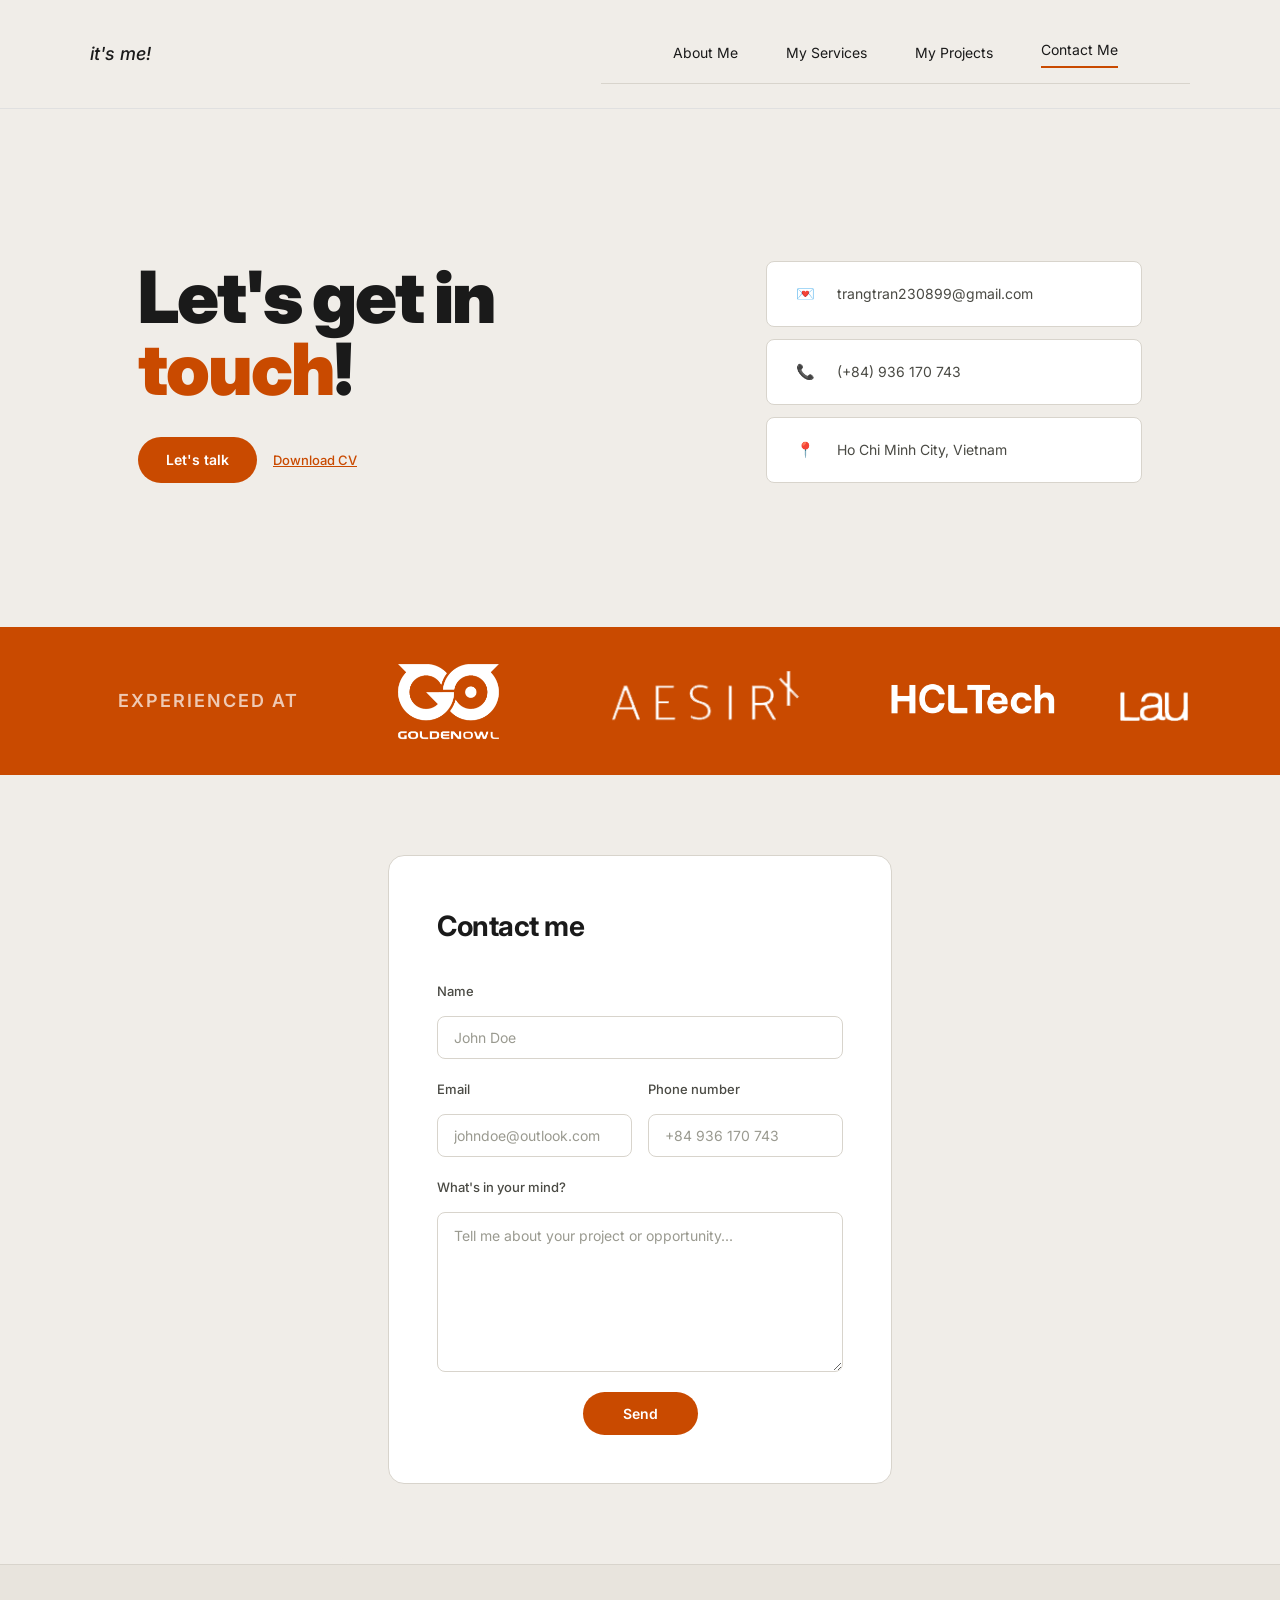
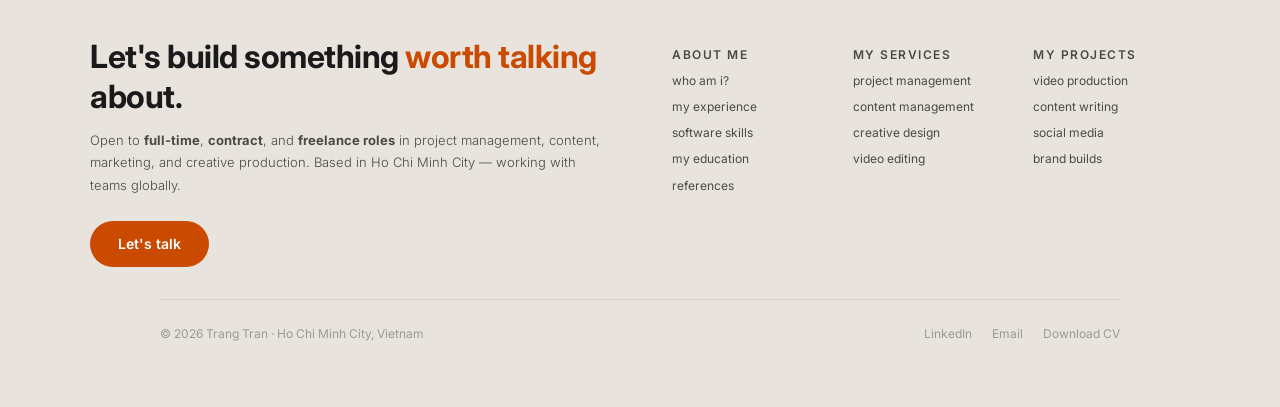
<file: contact.html>
<!DOCTYPE html>
<html lang="en">
<head>
  <meta charset="UTF-8" />
  <meta name="viewport" content="width=device-width, initial-scale=1.0"/>
  <title>Contact Me — Trang Tran</title>
  <link href="https://fonts.googleapis.com/css2?family=Inter:wght@300;400;500;600;700;900&display=swap" rel="stylesheet"/>
  <link rel="stylesheet" href="css/style.css">
  <style>
    *, *::before, *::after { box-sizing: border-box; margin: 0; padding: 0; }

    :root {
      --orange: #c94a00;
      --orange-hover: #a33d00;
      --ink: #1a1a1a;
      --ink2: #4a4a44;
      --ink3: #9a9a90;
      --paper: #f0ede8;
      --paper2: #e8e4dd;
      --white: #ffffff;
      --border: #d8d4cc;
      --radius: 8px;
    }

    body {
      font-family: 'Inter', sans-serif;
      background: var(--paper);
      color: var(--ink);
      font-size: 15px;
      line-height: 1.6;
      overflow-x: hidden;
    }

    /* NAV */
    nav {
      display: flex;
      align-items: center;
      justify-content: space-between;
      padding: 0 72px;
      height: 60px;
      background: var(--paper);
      border-bottom: 1px solid var(--border);
      position: sticky;
      top: 0;
      z-index: 100;
    }
    .nav-logo {
      font-size: 15px;
      font-weight: 700;
      color: var(--ink);
      font-style: italic;
    }
    .nav-links {
      display: flex;
      gap: 48px;
    }
    .nav-links a {
      font-size: 13px;
      color: var(--ink2);
      text-decoration: none;
      font-weight: 400;
      padding-bottom: 2px;
      border-bottom: 1px solid transparent;
      transition: color 0.2s, border-color 0.2s;
    }
    .nav-links a:hover, .nav-links a.active {
      color: var(--ink);
      border-bottom-color: var(--orange);
    }

    /* HERO */
    .hero-wrap {
      width: 100%;
      display: flex;
      justify-content: center;
      padding: 72px 48px 64px;
    }
    .hero {
      width: 100%;
      max-width: 1100px;
      display: flex;
      flex-direction: row;
      justify-content: center;
      align-items: center;
      gap: 64px;
    }
    .hero-left {
      flex: 1.2;
    }
    .hero-right {
      flex: 0.8;
      display: flex;
      flex-direction: column;
      gap: 12px;
    }
    .hero-title {
      font-size: 72px;
      font-weight: 900;
      line-height: 1.0;
      letter-spacing: -2px;
      color: var(--ink);
    }
    .hero-title span {
      color: var(--orange);
    }
    .hero-actions {
      display: flex;
      gap: 16px;
      align-items: center;
      margin-top: 32px;
    }
    .btn-primary {
      background: var(--orange);
      color: #fff;
      border: none;
      padding: 12px 28px;
      border-radius: 100px;
      font-size: 14px;
      font-weight: 600;
      cursor: pointer;
      font-family: inherit;
      transition: background 0.2s;
      text-decoration: none;
      display: inline-block;
    }
    .btn-primary:hover { background: var(--orange-hover); }
    .btn-download {
      font-size: 13px;
      color: var(--orange);
      text-decoration: underline;
      font-weight: 500;
      cursor: pointer;
      background: none;
      border: none;
      font-family: inherit;
    }
    .contact-info-card {
      background: var(--white);
      border: 1px solid var(--border);
      border-radius: var(--radius);
      padding: 14px 20px;
      display: flex;
      align-items: center;
      gap: 14px;
      font-size: 14px;
      color: var(--ink2);
      text-decoration: none;
      transition: border-color 0.2s, transform 0.2s;
    }
    .contact-info-card:hover {
      border-color: var(--orange);
      transform: translateX(4px);
    }
    .contact-info-card .icon {
      width: 36px;
      height: 36px;
      background: white;
      border-radius: 50%;
      display: flex;
      align-items: center;
      justify-content: center;
      flex-shrink: 0;
      font-size: 15px;
    }

    /* STRIP */
    .strip {
      background: var(--orange);
      padding: 18px 48px;
      overflow: hidden;
      width: 100%;
      display: flex;
      justify-content: center;
    }
    .strip-inner {
      display: flex;
      align-items: center;
      width: 100%;
      max-width: 1100px;
      margin: 0 auto;
    }
    .strip-label {
      font-size: 18px;
      letter-spacing: 2px;
      text-transform: uppercase;
      color: rgba(255,255,255,0.7);
      font-weight: 600;
      padding-left: 28px;
      padding-right: 32px;
      flex-shrink: 0;
      white-space: nowrap;
    }
    .strip-logos-wrap {
      display: flex;
      overflow: hidden;
      flex: 1;
    }
    .strip-logos {
      display: flex;
      gap: 56px;
      align-items: center;
      animation: marquee 20s linear infinite;
      flex-shrink: 0;
    }
    .strip-logos-clone {
      display: flex;
      gap: 56px;
      align-items: center;
      animation: marquee 20s linear infinite;
      flex-shrink: 0;
      padding-left: 56px;
    }
    @keyframes marquee {
      0% { transform: translateX(0); }
      100% { transform: translateX(-100%); }
    }
    .strip-logo {
      font-size: 15px;
      font-weight: 700;
      color: rgba(255,255,255,0.9);
      white-space: nowrap;
    }

    /* FORM */
    .form-wrap {
      width: 100%;
      display: flex;
      justify-content: center;
      padding: 80px 48px;
      background: var(--paper);
    }
    .form-card {
      background: var(--white);
      border: 1px solid var(--border);
      border-radius: 16px;
      padding: 48px;
      width: 100%;
      max-width: 900px;
    }
    .form-card h2 {
      font-size: 28px;
      font-weight: 700;
      color: var(--ink);
      margin-bottom: 32px;
      letter-spacing: -0.5px;
    }
    .form-group {
      display: flex;
      flex-direction: column;
      gap: 6px;
      margin-bottom: 20px;
    }
    .form-group label {
      font-size: 13px;
      font-weight: 500;
      color: var(--ink2);
    }
    .form-group input,
    .form-group textarea {
      background: var(--white);
      border: 1px solid var(--border);
      border-radius: var(--radius);
      padding: 12px 16px;
      font-size: 14px;
      font-family: inherit;
      color: var(--ink);
      outline: none;
      transition: border-color 0.2s;
      width: 100%;
    }
    .form-group input:focus,
    .form-group textarea:focus {
      border-color: var(--orange);
    }
    .form-group input::placeholder,
    .form-group textarea::placeholder {
      color: var(--ink3);
    }
    .form-group textarea {
      resize: vertical;
      min-height: 160px;
      line-height: 1.6;
    }
    .form-row {
      display: grid;
      grid-template-columns: 1fr 1fr;
      gap: 16px;
    }
    
    .btn-send {
      background: var(--orange);
      color: #fff;
      border: none;
      padding: 13px 40px;
      border-radius: 100px;
      font-size: 14px;
      font-weight: 600;
      cursor: pointer;
      font-family: inherit;
      transition: background 0.2s;
      display: block;
      margin: 8px auto 0;
    }
    .btn-send:hover { background: var(--orange-hover); }
    .success-msg {
      display: none;
      background: #f0fdf4;
      border: 1px solid #86efac;
      border-radius: var(--radius);
      padding: 16px;
      text-align: center;
      font-size: 14px;
      color: #166534;
      margin-top: 16px;
    }
    .success-msg.show { display: block; }

    /* FOOTER CTA */
    .footer-cta {
      background: var(--paper2);
      padding: 72px 48px 64px;
      border-top: 1px solid var(--border);
    }
    .footer-cta-inner {
      max-width: 1100px;
      margin: 0 auto;
      display: grid;
      grid-template-columns: 1fr 1fr;
      gap: 64px;
      align-items: start;
    }
    .footer-cta h2 {
      font-size: 32px;
      font-weight: 700;
      color: var(--ink);
      line-height: 1.25;
      margin-bottom: 12px;
      letter-spacing: -0.5px;
    }
    .footer-cta h2 span { color: var(--orange); }
    .footer-cta p {
      font-size: 13px;
      color: var(--ink2);
      line-height: 1.75;
      margin-bottom: 24px;
      font-weight: 300;
    }
    .footer-cols {
      display: grid;
      grid-template-columns: repeat(3, 1fr);
      gap: 24px;
      padding-top: 8px;
    }
    .footer-col-label {
      font-size: 10px;
      letter-spacing: 1.5px;
      text-transform: uppercase;
      color: var(--ink3);
      font-weight: 600;
      margin-bottom: 12px;
    }
    .footer-col a, .footer-col div {
      display: block;
      font-size: 12px;
      color: var(--ink2);
      text-decoration: none;
      margin-bottom: 7px;
      transition: color 0.2s;
    }
    .footer-col a:hover { color: var(--orange); }
    .footer-bottom {
      max-width: 960px;
      margin: 32px auto 0;
      padding-top: 24px;
      border-top: 1px solid var(--border);
      display: flex;
      align-items: center;
      justify-content: space-between;
      font-size: 12px;
      color: var(--ink3);
    }
    .footer-bottom-links { display: flex; gap: 20px; }
    .footer-bottom-links a {
      color: var(--ink3);
      text-decoration: none;
      transition: color 0.2s;
    }
    .footer-bottom-links a:hover { color: var(--orange); }
  </style>
</head>
<body>

  <!-- HEADER & NAV -->
  <header class="header">
    <div class="header-container">
      <a href="index.html" class="logo">it's me!</a>
      <nav class="nav">
        <a href="about.html" class="nav-link">About Me</a>
        <a href="services.html" class="nav-link">My Services</a>
        <a href="projects.html" class="nav-link">My Projects</a>
        <a href="contact.html" class="nav-link active">Contact Me</a>
      </nav>
    </div>
  </header>

<div class="hero-wrap">
  <div class="hero">
    <div class="hero-left">
      <h1 class="hero-title">Let's get in <span>touch</span>!</h1>
      <div class="hero-actions">
        <a href="mailto:trangtran230899@gmail.com" class="btn-primary">Let's talk</a>
        <a href="/assets/cv/trang-tran-cv.pdf" class="btn-download" download>Download CV</a>
      </div>
    </div>
    <div class="hero-right">
      <a href="mailto:trangtran230899@gmail.com" class="contact-info-card">
        <div class="icon">💌</div>
        trangtran230899@gmail.com
      </a>
      <a href="tel:+84936170743" class="contact-info-card">
        <div class="icon">📞</div>
        (+84) 936 170 743
      </a>
      <div class="contact-info-card">
        <div class="icon">📍</div>
        Ho Chi Minh City, Vietnam
      </div>
    </div>
  </div>
</div>

<div class="strip">
  <div class="strip-inner">
    <div class="strip-label">EXPERIENCED AT</div>
    <div class="strip-logos-wrap">
      <div class="strip-logos">
        <img src="/assets/logos/golden-owl-logo-1.svg" alt="Golden Owl" class="strip-logo">
        <img src="/assets/logos/aseirx-logo-1.svg" alt="AesirX" class="strip-logo">
        <img src="/assets/logos/hcl-tech-1.svg" alt="HCLTech" class="strip-logo">
        <img src="/assets/logos/launchmen-logo-1.svg" alt="Launchmen" class="strip-logo">
        <img src="/assets/logos/tvg-logo-1.svg" alt="TVG" class="strip-logo">
      </div>
    </div>
  </div>
</div>

<div class="form-wrap">
  <div class="form-card">
    <h2>Contact me</h2>
    <form name="contact" netlify netlify-honeypot="bot-field" onsubmit="handleSubmit(event)">
      <input type="hidden" name="form-name" value="contact"/>
      <p style="display:none"><input name="bot-field"/></p>
      <div class="form-group">
        <label>Name</label>
        <input type="text" name="name" placeholder="John Doe" required/>
      </div>
      <div class="form-row">
        <div class="form-group">
          <label>Email</label>
          <input type="email" name="email" placeholder="johndoe@outlook.com" required/>
        </div>
        <div class="form-group">
          <label>Phone number</label>
          <input type="tel" name="phone" placeholder="+84 936 170 743"/>
        </div>
      </div>
      <div class="form-group">
        <label>What's in your mind?</label>
        <textarea name="message" placeholder="Tell me about your project or opportunity..." required></textarea>
      </div>
      <button type="submit" class="btn-send">Send</button>
      <div class="success-msg" id="successMsg">
        ✅ Message sent! I'll get back to you within 24 hours.
      </div>
    </form>
  </div>
</div>

<div class="footer-cta">
  <div class="footer-cta-inner">
    <div>
      <h2>Let's build something <span>worth talking</span> about.</h2>
      <p>Open to <strong>full-time</strong>, <strong>contract</strong>, and <strong>freelance roles</strong> in project management, content, marketing, and creative production. Based in Ho Chi Minh City — working with teams globally.</p>
      <a href="contact.html" class="btn-primary">Let's talk</a>
    </div>
    <div class="footer-cols">
      <div class="footer-col">
        <div class="footer-col-label">ABOUT ME</div>
        <a href="about.html">who am i?</a>
        <a href="about.html">my experience</a>
        <a href="about.html">software skills</a>
        <a href="about.html">my education</a>
        <a href="about.html">references</a>
      </div>
      <div class="footer-col">
        <div class="footer-col-label">MY SERVICES</div>
        <a href="services.html">project management</a>
        <a href="services.html">content management</a>
        <a href="services.html">creative design</a>
        <a href="services.html">video editing</a>
      </div>
      <div class="footer-col">
        <div class="footer-col-label">MY PROJECTS</div>
        <a href="projects.html">video production</a>
        <a href="projects.html">content writing</a>
        <a href="projects.html">social media</a>
        <a href="projects.html">brand builds</a>
      </div>
    </div>
  </div>
  <div class="footer-bottom">
    <div>© 2026 Trang Tran · Ho Chi Minh City, Vietnam</div>
    <div class="footer-bottom-links">
      <a href="https://www.linkedin.com/in/trang-tran-030243196/" target="_blank">LinkedIn</a>
      <a href="mailto:trangtran230899@gmail.com">Email</a>
      <a href="/assets/cv/trang-tran-cv.pdf" download>Download CV</a>
    </div>
  </div>
</div>

<script>
function handleSubmit(e) {
  e.preventDefault();
  const form = e.target;
  const data = new FormData(form);
  fetch('/', {
    method: 'POST',
    headers: { 'Content-Type': 'application/x-www-form-urlencoded' },
    body: new URLSearchParams(data).toString()
  })
  .then(() => {
    document.getElementById('successMsg').classList.add('show');
    form.reset();
  })
  .catch(() => {
    document.getElementById('successMsg').textContent = '❌ Something went wrong. Please email me directly.';
    document.getElementById('successMsg').classList.add('show');
  });
}
</script>

</body>
</html>
</file>
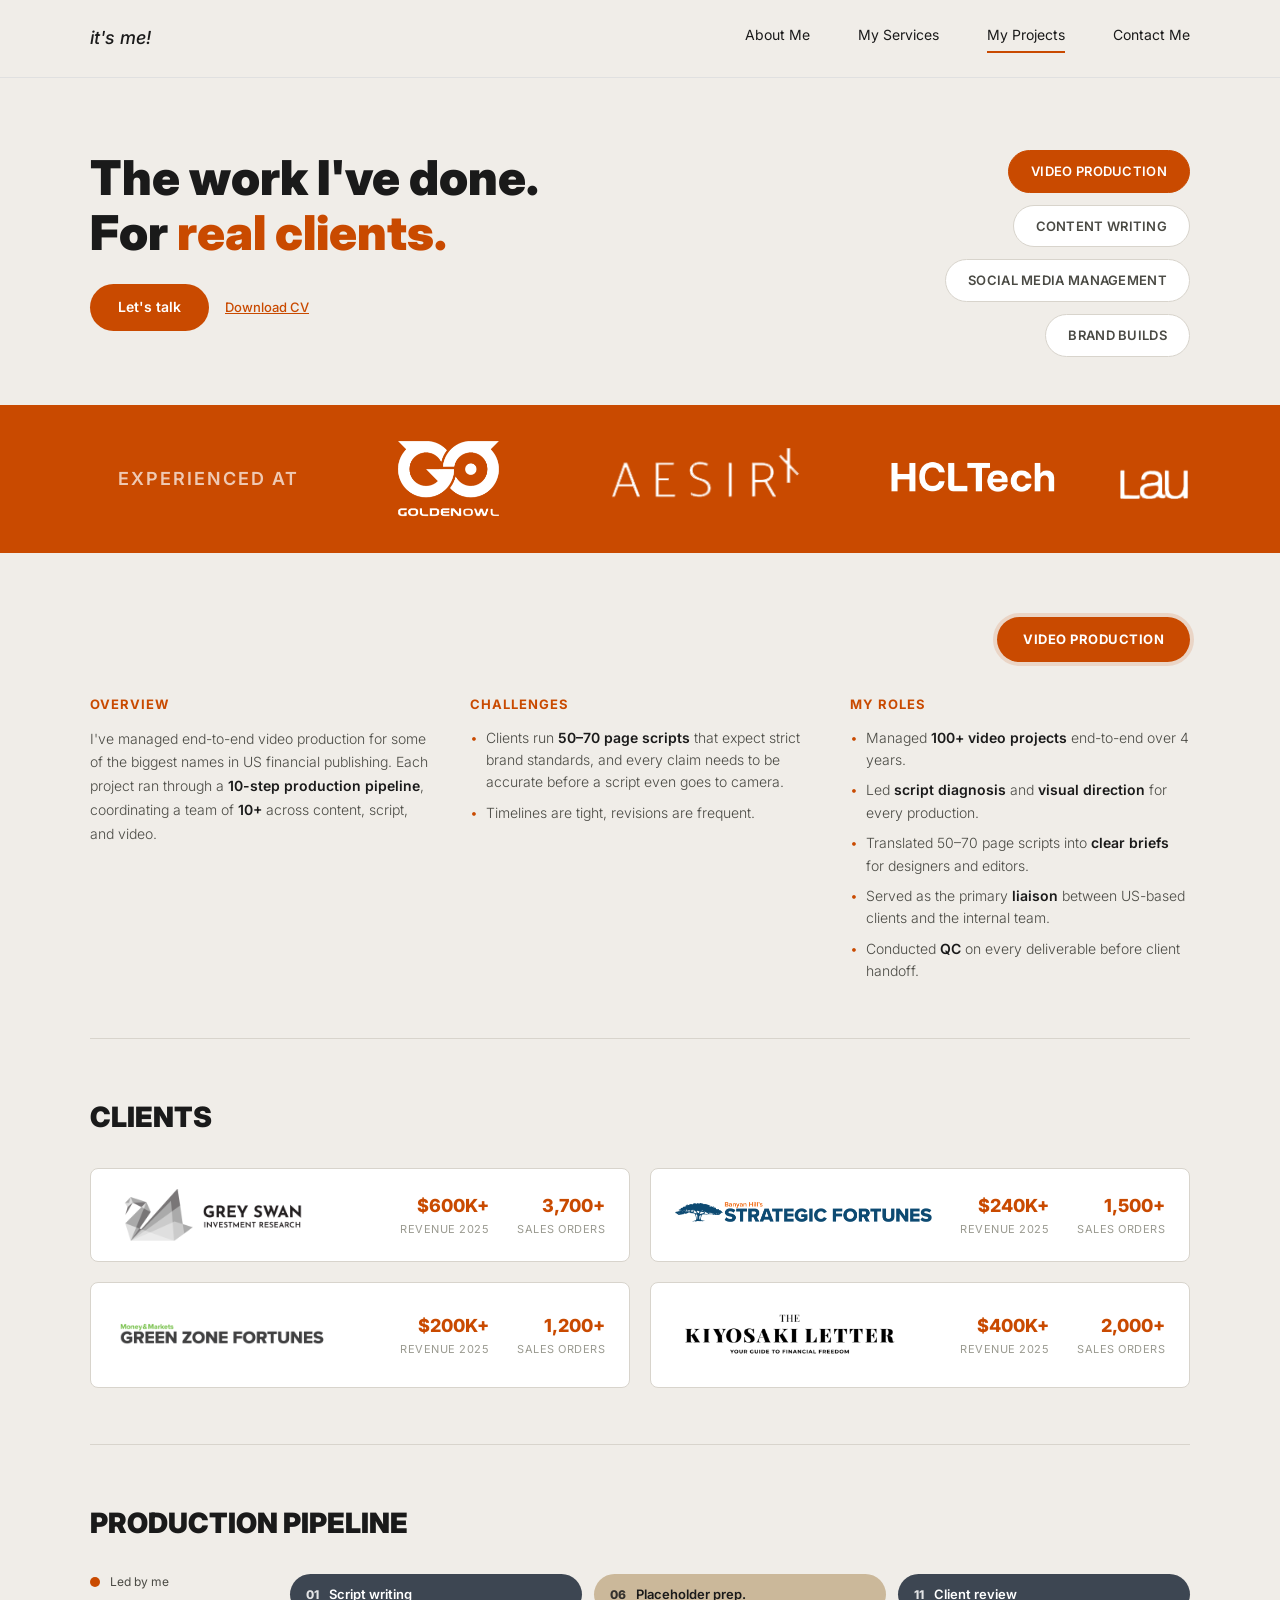
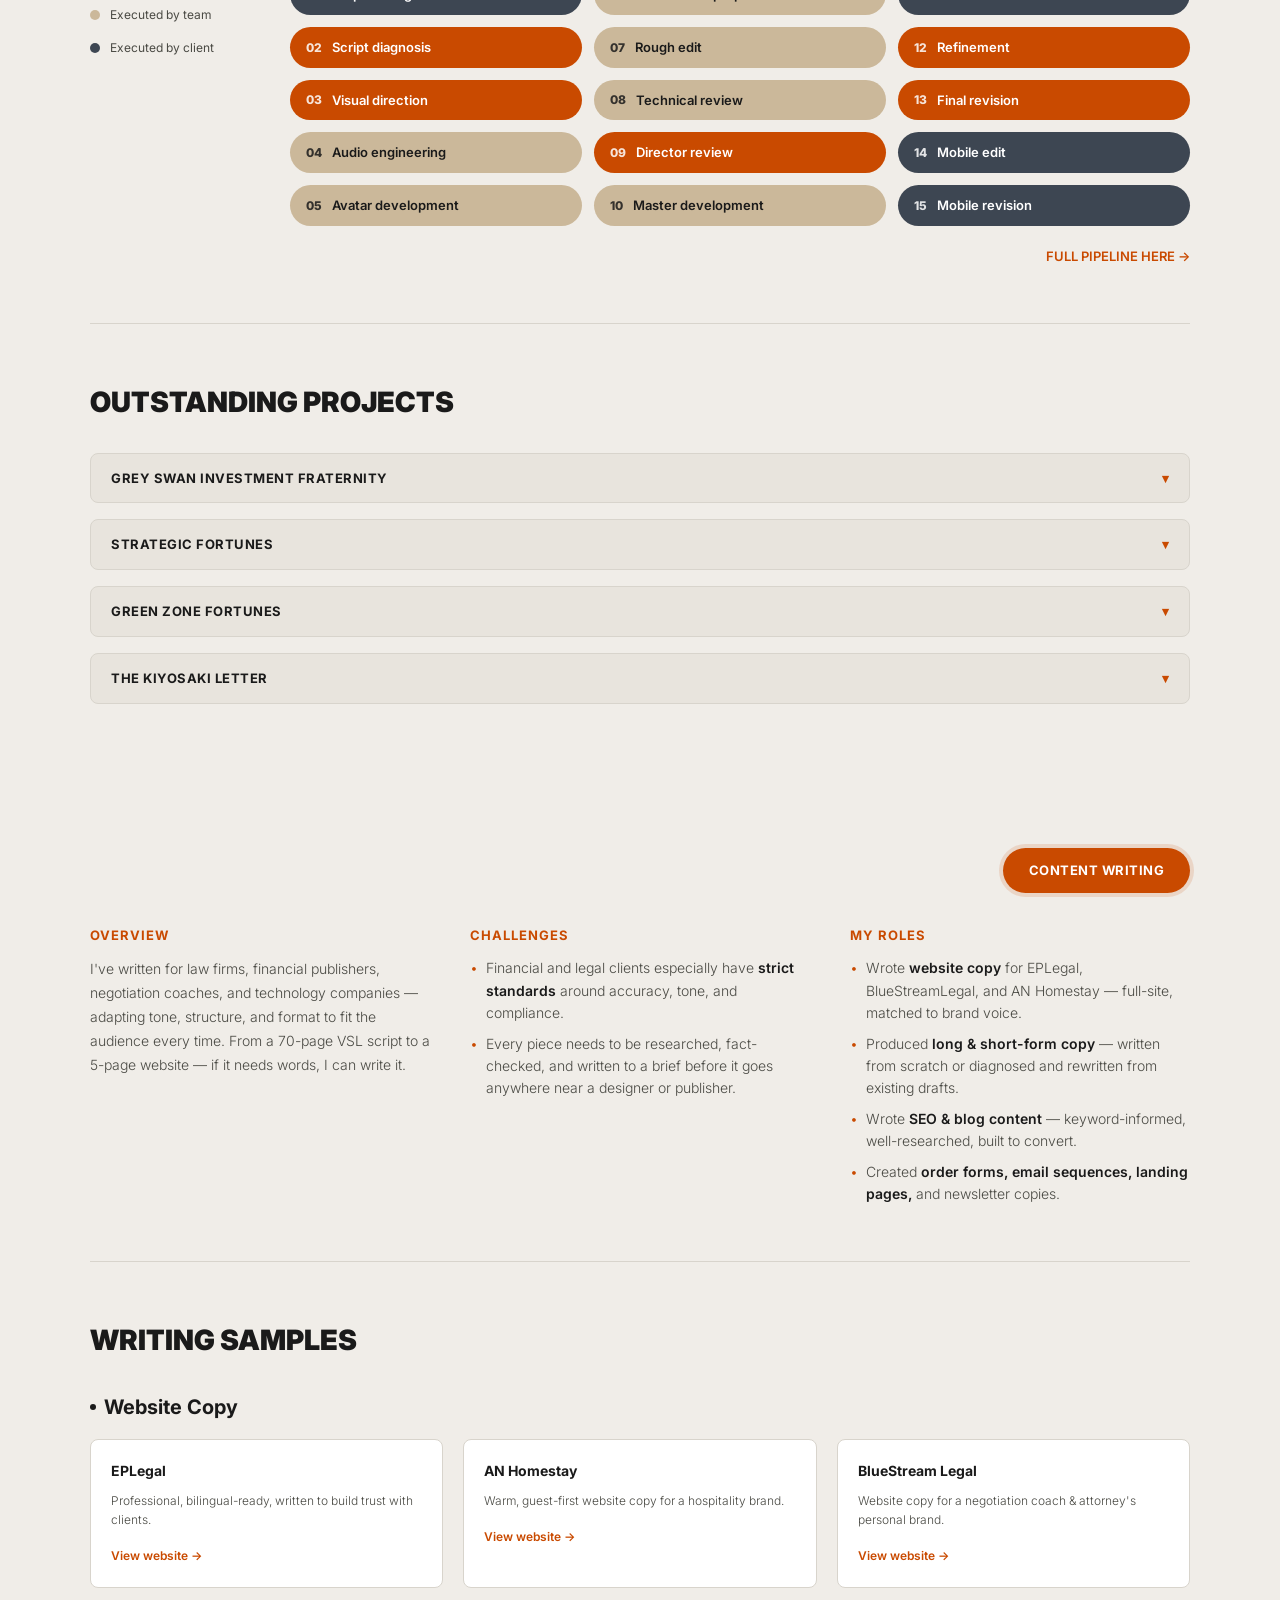
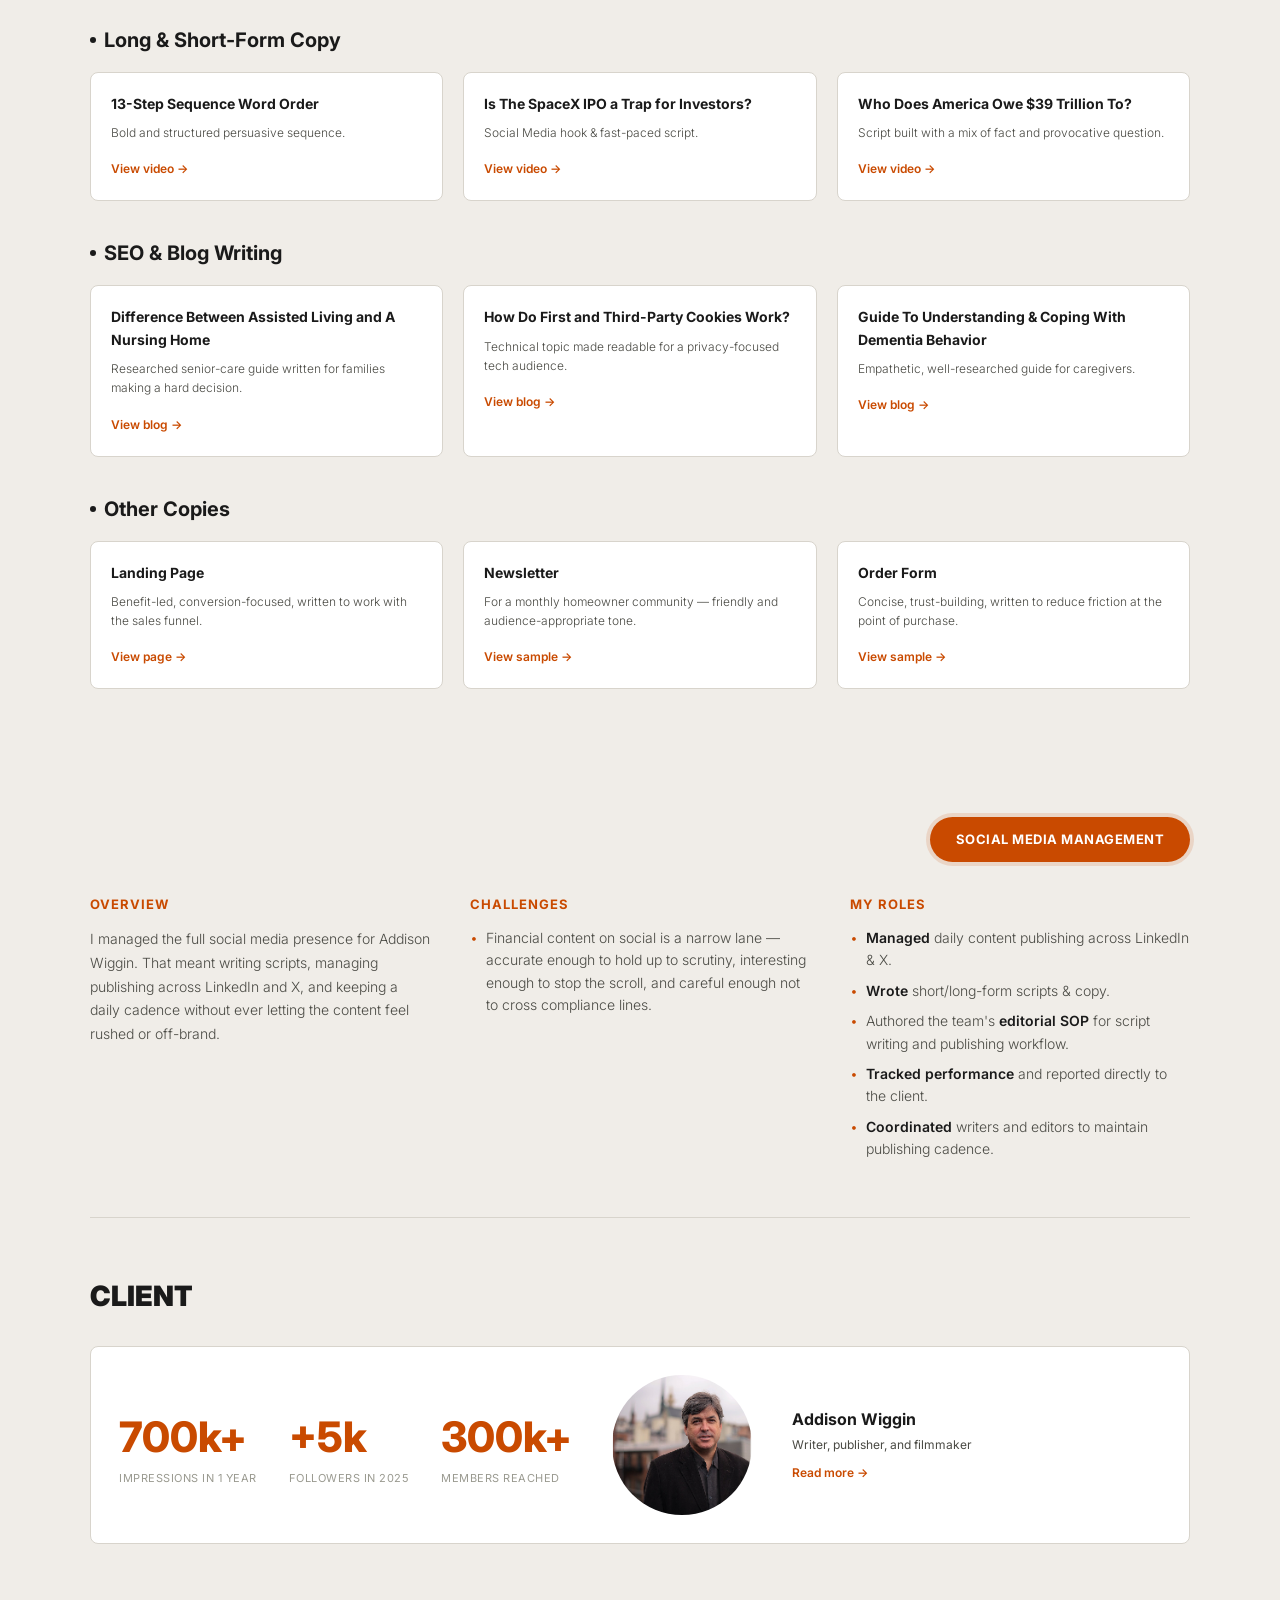
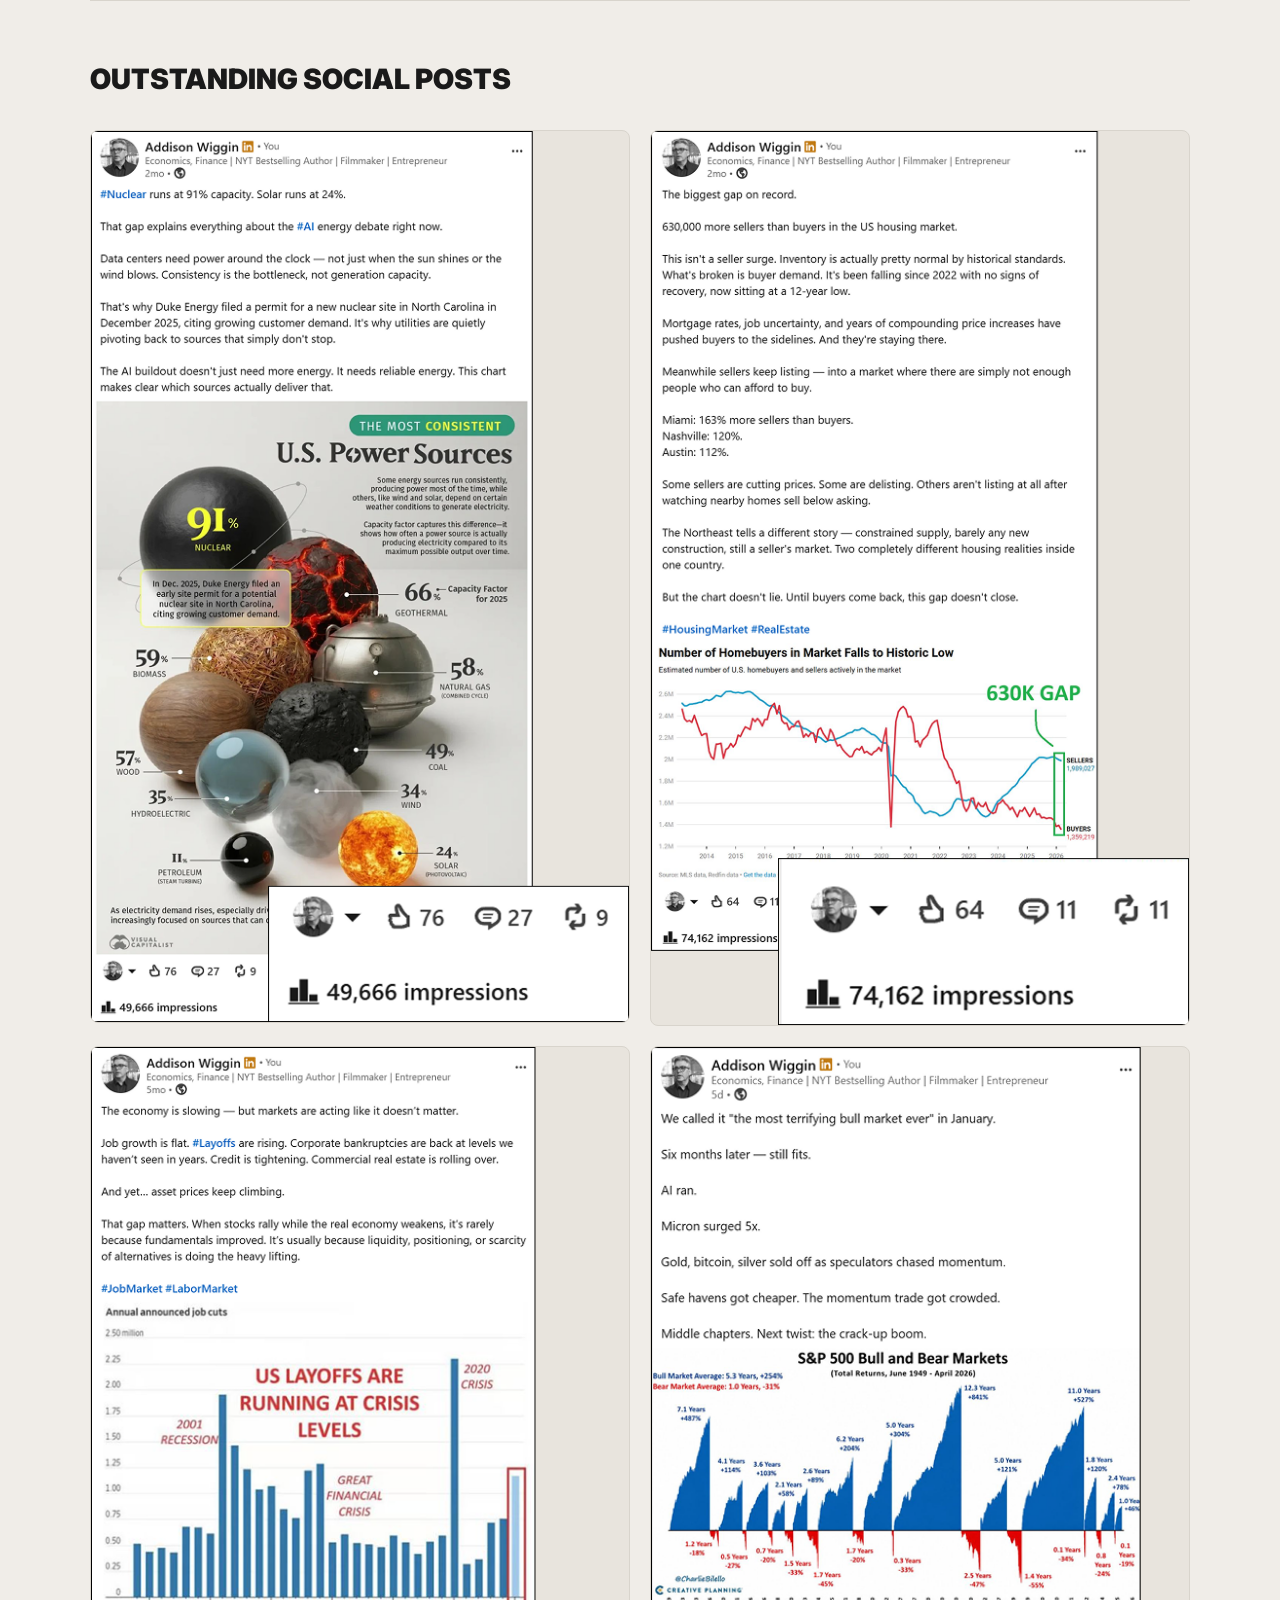
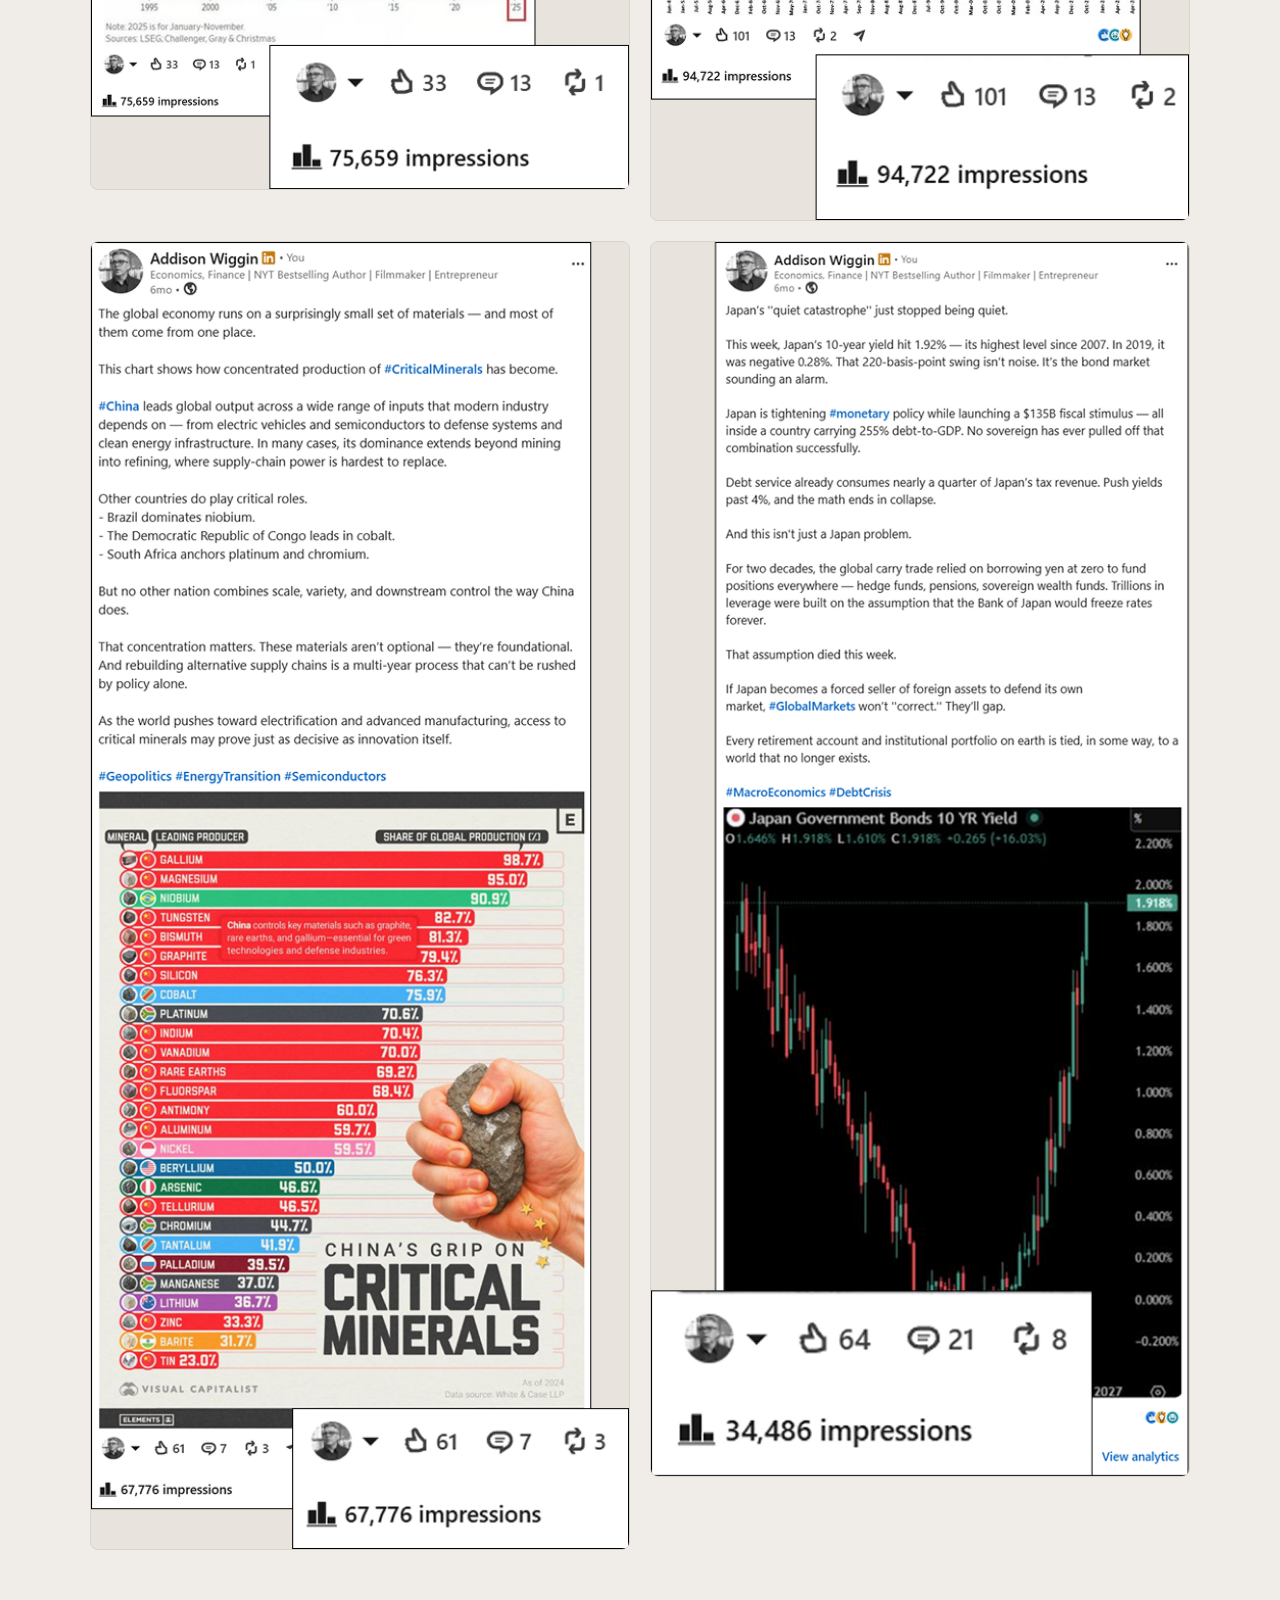
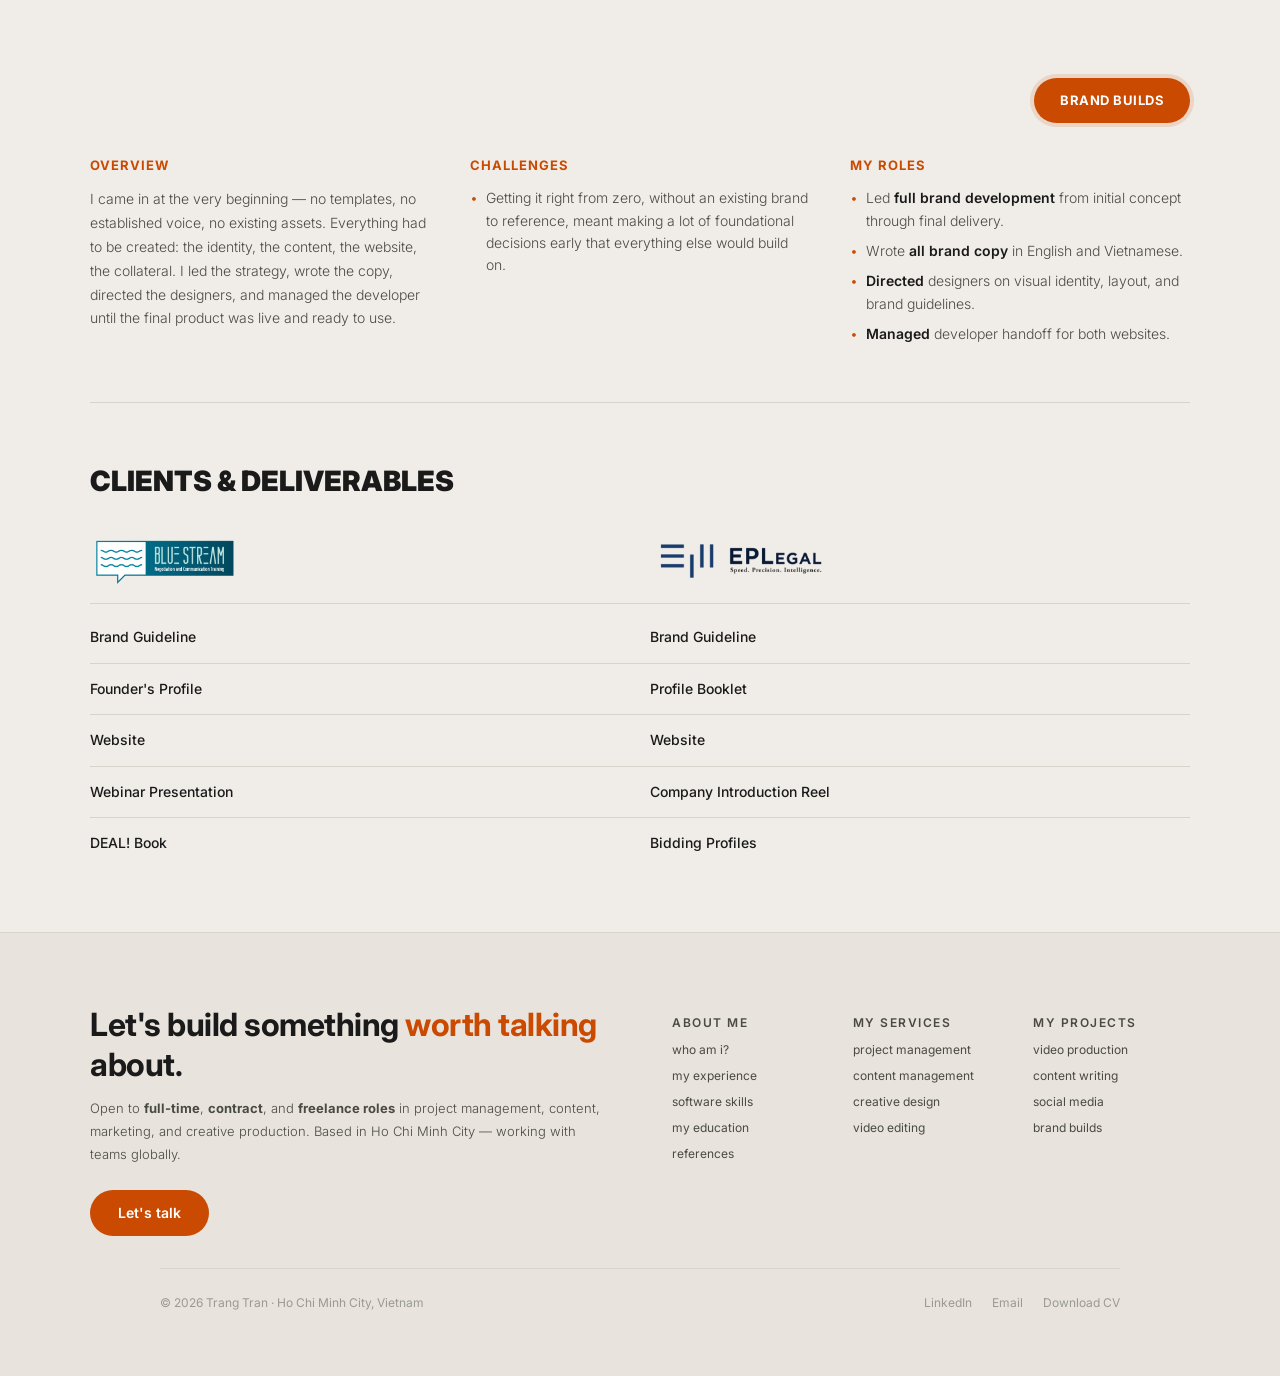
<file: projects.html>
<!DOCTYPE html>
<html lang="en">
<head>
  <meta charset="UTF-8" />
  <meta name="viewport" content="width=device-width, initial-scale=1.0"/>
  <title>My Projects — Trang Tran</title>
  <link href="https://fonts.googleapis.com/css2?family=Inter:wght@300;400;500;600;700;900&display=swap" rel="stylesheet"/>
  <link rel="stylesheet" href="css/style.css">
  <style>
    *, *::before, *::after { box-sizing: border-box; margin: 0; padding: 0; }

    :root {
      --orange: #c94a00;
      --orange-hover: #a33d00;
      --tan: #cbb89a;
      --navy2: #3d4652;
      --ink: #1a1a1a;
      --ink2: #4a4a44;
      --ink3: #9a9a90;
      --paper: #f0ede8;
      --paper2: #e8e4dd;
      --white: #ffffff;
      --border: #d8d4cc;
      --radius: 8px;
    }

    body {
      font-family: 'Inter', sans-serif;
      background: var(--paper);
      color: var(--ink);
      font-size: 15px;
      line-height: 1.6;
      overflow-x: hidden;
    }

    .btn-primary {
      background: var(--orange);
      color: #fff;
      border: none;
      padding: 12px 28px;
      border-radius: 100px;
      font-size: 14px;
      font-weight: 600;
      cursor: pointer;
      font-family: inherit;
      transition: background 0.2s;
      text-decoration: none;
      display: inline-block;
    }
    .btn-primary:hover { background: var(--orange-hover); }
    .btn-download {
      font-size: 13px;
      color: var(--orange);
      text-decoration: underline;
      font-weight: 500;
      cursor: pointer;
      background: none;
      border: none;
      font-family: inherit;
    }

    /* ============ HERO ============ */
    .projects-hero {
      width: 100%;
      display: flex;
      justify-content: center;
      padding: 72px 48px 48px;
    }
    .projects-hero-inner {
      width: 100%;
      max-width: 1100px;
      display: flex;
      justify-content: space-between;
      align-items: flex-start;
      gap: 48px;
      flex-wrap: wrap;
    }
    .projects-hero-title {
      font-size: 48px;
      font-weight: 900;
      line-height: 1.15;
      color: var(--ink);
      max-width: 520px;
    }
    .projects-hero-title span { color: var(--orange); }
    .filter-buttons {
      display: flex;
      flex-direction: column;
      gap: 12px;
      align-items: flex-end;
    }
    .filter-btn {
      font-size: 13px;
      font-weight: 600;
      letter-spacing: 0.3px;
      text-transform: uppercase;
      padding: 10px 22px;
      border-radius: 100px;
      border: 1.5px solid var(--border);
      background: var(--white);
      color: var(--ink2);
      cursor: pointer;
      text-decoration: none;
      transition: all 0.2s;
      white-space: nowrap;
    }
    .filter-btn:hover {
      border-color: var(--orange);
      color: var(--orange);
    }
    .filter-btn.active {
      background: var(--orange);
      border-color: var(--orange);
      color: white;
    }
    .projects-hero-actions {
      display: flex;
      gap: 16px;
      margin-top: 24px;
      align-items: center;
    }

    /* ============ STRIP ============ */
    /* STRIP */
    .strip {
      background: var(--orange);
      padding: 18px 48px;
      overflow: hidden;
      width: 100%;
      display: flex;
      justify-content: center;
    }
    .strip-inner {
      display: flex;
      align-items: center;
      width: 100%;
      max-width: 1100px;
      margin: 0 auto;
    }
    .strip-label {
      font-size: 18px;
      letter-spacing: 2px;
      text-transform: uppercase;
      color: rgba(255,255,255,0.7);
      font-weight: 600;
      padding-left: 28px;
      padding-right: 32px;
      flex-shrink: 0;
      white-space: nowrap;
    }
    .strip-logos-wrap {
      display: flex;
      overflow: hidden;
      flex: 1;
    }
    .strip-logos {
      display: flex;
      gap: 56px;
      align-items: center;
      animation: marquee 20s linear infinite;
      flex-shrink: 0;
    }
    @keyframes marquee {
      0% { transform: translateX(0); }
      100% { transform: translateX(-100%); }
    }
    .strip-logo {
  font-size: 15px;
  font-weight: 700;
  color: rgba(255,255,255,0.9);
  white-space: nowrap;
    } 

    /* ============ CASE STUDY SECTION ============ */
    .case-section {
      width: 100%;
      display: flex;
      justify-content: center;
      padding: 64px 48px 0;
      background: var(--paper);
      scroll-margin-top: 24px;
    }
    .case-inner { width: 100%; max-width: 1100px; }

    .case-summary {
      display: grid;
      grid-template-columns: 1fr 1fr 1fr;
      gap: 40px;
      padding-bottom: 56px;
      border-bottom: 1px solid var(--border);
    }
    .case-summary h3 {
      font-size: 13px;
      font-weight: 700;
      text-transform: uppercase;
      letter-spacing: 1px;
      color: var(--orange);
      margin-bottom: 12px;
    }
    .case-summary p {
      font-size: 14px;
      color: var(--ink2);
      line-height: 1.7;
      font-weight: 300;
      margin-bottom: 12px;
    }
    .case-summary ul {
      list-style: none;
      display: flex;
      flex-direction: column;
      gap: 8px;
    }
    .case-summary li {
      font-size: 14px;
      color: var(--ink2);
      line-height: 1.6;
      font-weight: 300;
      padding-left: 16px;
      position: relative;
    }
    .case-summary li::before {
      content: "•";
      position: absolute;
      left: 0;
      color: var(--orange);
    }
    .case-summary strong { color: var(--ink); font-weight: 600; }

    /* ============ CLIENTS ============ */
    .clients-block { padding: 56px 0; border-bottom: 1px solid var(--border); }
    .clients-block h2 {
      font-size: 28px;
      font-weight: 900;
      color: var(--ink);
      text-transform: uppercase;
      margin-bottom: 28px;
    }
    .clients-grid {
      display: grid;
      grid-template-columns: 1fr 1fr;
      gap: 20px;
    }
    .client-card {
      display: flex;
      align-items: center;
      justify-content: space-between;
      border: 1px solid var(--border);
      border-radius: var(--radius);
      padding: 20px 24px;
      background: var(--white);
    }
    .client-brand { display: flex; align-items: center; gap: 12px; }
    .client-brand img { height: 40px; width: auto; }
    .client-brand span {
      font-size: 14px;
      font-weight: 700;
      color: var(--ink);
      text-transform: uppercase;
    }
    .client-stats { display: flex; gap: 28px; text-align: right; }
    .client-stat-num { font-size: 18px; font-weight: 800; color: var(--orange); }
    .client-stat-label { font-size: 11px; color: var(--ink3); text-transform: uppercase; letter-spacing: 0.5px; }

    /* ============ PIPELINE ============ */
    .pipeline-block { padding: 56px 0; border-bottom: 1px solid var(--border); }
    .pipeline-block h2 {
      font-size: 28px;
      font-weight: 900;
      color: var(--ink);
      text-transform: uppercase;
      margin-bottom: 28px;
    }
    .pipeline-wrap { display: flex; gap: 40px; align-items: flex-start; flex-wrap: wrap; }
    .pipeline-legend {
      display: flex;
      flex-direction: column;
      gap: 16px;
      min-width: 160px;
    }
    .legend-item { display: flex; align-items: center; gap: 10px; font-size: 12px; color: var(--ink2); line-height: 1.4; }
    .legend-dot { width: 10px; height: 10px; border-radius: 50%; flex-shrink: 0; }
    .legend-dot.orange { background: var(--orange); }
    .legend-dot.tan { background: var(--tan); }
    .legend-dot.navy { background: var(--navy2); }
    .pipeline-steps {
      flex: 1;
      display: grid;
      grid-template-columns: repeat(3, 1fr);
      gap: 12px;
      min-width: 280px;
    }
    .step {
      display: flex;
      align-items: center;
      gap: 10px;
      padding: 10px 16px;
      border-radius: 100px;
      color: white;
      font-size: 13px;
      font-weight: 600;
    }
    .step-num { font-size: 12px; font-weight: 800; opacity: 0.85; }
    .step-orange { background: var(--orange); }
    .step-tan { background: var(--tan); color: var(--ink); }
    .step-tan .step-num { color: var(--ink); }
    .step-navy { background: var(--navy2); }
    .pipeline-full-link {
      display: flex;
      align-items: center;
      gap: 6px;
      width: fit-content;
      margin-top: 20px;
      margin-left: auto;
      font-size: 13px;
      font-weight: 600;
      color: var(--orange);
      text-decoration: none;
    }

    /* ============ OUTSTANDING PROJECTS ============ */
    .outstanding-block { padding: 56px 0 64px; }
    .outstanding-block h2 {
      font-size: 28px;
      font-weight: 900;
      color: var(--ink);
      text-transform: uppercase;
      margin-bottom: 28px;
    }
    .client-group-label {
      background: var(--paper2);
      border: 1px solid var(--border);
      border-radius: var(--radius);
      padding: 14px 20px;
      font-size: 13px;
      font-weight: 700;
      color: var(--ink);
      text-transform: uppercase;
      letter-spacing: 0.5px;
      margin-bottom: 16px;
      display: flex;
      align-items: center;
      justify-content: space-between;
      cursor: pointer;
      user-select: none;
}
    .client-group-toggle {
         transition: transform 0.25s ease;
         color: var(--orange);
         flex-shrink: 0;
}
    .client-group.open .client-group-toggle {
        transform: rotate(180deg);
}
    .project-grid {
        display: grid;
        grid-template-columns: 1fr 1fr;
        gap: 20px;
        overflow: hidden;
        max-height: 1000px;
        transition: max-height 0.3s ease, margin-top 0.3s ease;
}
    .client-group:not(.open) .project-grid {
        max-height: 0;
    }
    .project-card { }
    .project-link {
      display: block;
      text-decoration: none;
      color: inherit;
      cursor: pointer;
      transition: opacity 0.2s;
    }
    .project-link:hover { opacity: 0.85; }
    .project-card-label {
      display: flex;
      align-items: baseline;
      gap: 8px;
      margin-bottom: 8px;
      font-size: 16px;
      font-weight: 700;
      color: var(--ink);
    }
    .project-card-label .num { color: var(--orange); }
    .project-thumb {
      width: 100%;
      aspect-ratio: 16/10;
      border-radius: var(--radius);
      background: var(--paper2);
      border: 1px solid var(--border);
      object-fit: cover;
      display: block;
    }

    /* ============ PLACEHOLDER SECTIONS ============ */
    .placeholder-block {
      padding: 64px 48px 96px;
      display: flex;
      justify-content: center;
    }
    .placeholder-inner {
      width: 100%;
      max-width: 1100px;
      border: 1.5px dashed var(--border);
      border-radius: 12px;
      padding: 64px 40px;
      text-align: center;
    }
    .placeholder-inner h2 {
      font-size: 28px;
      font-weight: 900;
      text-transform: uppercase;
      color: var(--ink);
      margin-bottom: 12px;
    }
    .placeholder-inner p {
      font-size: 14px;
      color: var(--ink3);
    }

    /* ============ FOOTER CTA ============ */
    .footer-cta {
      background: var(--paper2);
      padding: 72px 48px 64px;
      border-top: 1px solid var(--border);
    }
    .footer-cta-inner {
      max-width: 1100px;
      margin: 0 auto;
      display: grid;
      grid-template-columns: 1fr 1fr;
      gap: 64px;
      align-items: start;
    }
    .footer-cta h2 {
      font-size: 32px;
      font-weight: 700;
      color: var(--ink);
      line-height: 1.25;
      margin-bottom: 12px;
      letter-spacing: -0.5px;
    }
    .footer-cta h2 span { color: var(--orange); }
    .footer-cta p {
      font-size: 13px;
      color: var(--ink2);
      line-height: 1.75;
      margin-bottom: 24px;
      font-weight: 300;
    }
    .footer-cols {
      display: grid;
      grid-template-columns: repeat(3, 1fr);
      gap: 24px;
      padding-top: 8px;
    }
    .footer-col-label {
      font-size: 10px;
      letter-spacing: 1.5px;
      text-transform: uppercase;
      color: var(--ink3);
      font-weight: 600;
      margin-bottom: 12px;
    }
    .footer-col a, .footer-col div {
      display: block;
      font-size: 12px;
      color: var(--ink2);
      text-decoration: none;
      margin-bottom: 7px;
      transition: color 0.2s;
    }
    .footer-col a:hover { color: var(--orange); }
    .footer-bottom {
      max-width: 960px;
      margin: 32px auto 0;
      padding-top: 24px;
      border-top: 1px solid var(--border);
      display: flex;
      align-items: center;
      justify-content: space-between;
      font-size: 12px;
      color: var(--ink3);
    }
    .footer-bottom-links { display: flex; gap: 20px; }
    .footer-bottom-links a {
      color: var(--ink3);
      text-decoration: none;
      transition: color 0.2s;
    }
    .footer-bottom-links a:hover { color: var(--orange); }

    /* ============ RESPONSIVE ============ */
    @media (max-width: 900px) {
      .projects-hero-inner { flex-direction: column; }
      .filter-buttons { align-items: flex-start; width: 100%; }
      .case-summary { grid-template-columns: 1fr; gap: 24px; }
      .clients-grid { grid-template-columns: 1fr; }
      .pipeline-steps { grid-template-columns: 1fr 1fr; }
      .project-grid { grid-template-columns: 1fr; }
      .footer-cta-inner { grid-template-columns: 1fr; }
      .footer-cols { grid-template-columns: 1fr 1fr; }
    }

/* ============ WRITING SAMPLES ============ */
.samples-block { padding: 56px 0 64px; }
.samples-block h2 {
  font-size: 28px;
  font-weight: 900;
  color: var(--ink);
  text-transform: uppercase;
  margin-bottom: 28px;
}
.samples-group { margin-bottom: 36px; }
.samples-group:last-child { margin-bottom: 0; }
.samples-group-label {
  font-size: 20px;
  font-weight: 700;
  color: var(--ink);
  margin-bottom: 16px;
  display: flex;
  align-items: center;
  gap: 8px;
}
.samples-group-label::before {
  content: "";
  width: 6px;
  height: 6px;
  border-radius: 50%;
  background: var(--ink);
}
.samples-grid {
  display: grid;
  grid-template-columns: repeat(3, 1fr);
  gap: 20px;
}
.sample-card {
  border: 1px solid var(--border);
  border-radius: var(--radius);
  padding: 20px;
  background: var(--white);
}
.sample-icon {
  width: 36px;
  height: 36px;
  border-radius: 8px;
  background: var(--paper2);
  display: flex;
  align-items: center;
  justify-content: center;
  color: var(--ink3);
  font-size: 16px;
  margin-bottom: 16px;
}
.sample-card h4 {
  font-size: 14px;
  font-weight: 700;
  color: var(--ink);
  margin-bottom: 8px;
}
.sample-card p {
  font-size: 12px;
  color: var(--ink2);
  line-height: 1.6;
  font-weight: 300;
  margin-bottom: 14px;
}
.sample-link {
  font-size: 12px;
  font-weight: 600;
  color: var(--orange);
  text-decoration: none;
}

/* ============ SOCIAL MEDIA: client stat card ============ */
.social-client-block { padding: 56px 0; border-bottom: 1px solid var(--border); }
.social-client-block h2 {
  font-size: 28px;
  font-weight: 900;
  color: var(--ink);
  text-transform: uppercase;
  margin-bottom: 28px;
}
.social-client-card {
  display: flex;
  align-items: center;
  gap: 40px;
  border: 1px solid var(--border);
  border-radius: var(--radius);
  padding: 28px;
  background: var(--white);
}
.social-stats { display: flex; gap: 32px; flex-shrink: 0; }
.social-stat-num { font-size: 42px; font-weight: 800; color: var(--orange); }
.social-stat-label { font-size: 11px; color: var(--ink3); text-transform: uppercase; letter-spacing: 0.5px; }
.social-client-photo {
  width: 140px;
  height: 140px;
  border-radius: 50%;
  object-fit: cover;
  flex-shrink: 0;
}
.social-client-info h3 { font-size: 16px; font-weight: 700; color: var(--ink); margin-bottom: 2px; }
.social-client-info p { font-size: 12px; color: var(--ink2); margin-bottom: 6px; }
.social-client-info a { font-size: 12px; font-weight: 600; color: var(--orange); text-decoration: none; }

/* ============ OUTSTANDING SOCIAL POSTS ============ */
.social-posts-block { padding: 56px 0 64px; }
.social-posts-block h2 {
  font-size: 28px;
  font-weight: 900;
  color: var(--ink);
  text-transform: uppercase;
  margin-bottom: 28px;
}
.social-posts-grid {
  display: grid;
  grid-template-columns: repeat(2, 1fr);
  gap: 20px;
}
.social-post-card { }
.social-post-thumb {
  width: 100%;
  height: auto;
  border-radius: var(--radius);
  background: var(--paper2);
  border: 1px solid var(--border);
  display: block;
  margin-bottom: 0px;
}

/* ============ BRAND BUILDS: clients ============ */
.brand-clients-block h2 {
  font-size: 28px;
  font-weight: 900;
  color: var(--ink);
  text-transform: uppercase;
  margin-bottom: 28px;
}
.brand-clients-row { display: flex; gap: 60px; align-items: center; }
.brand-clients-row img { height: 32px; width: auto; }

/* ============ DELIVERABLES TABLE ============ */
.deliverables-block { padding: 56px 0 64px; }
.deliverables-block h2 {
  font-size: 28px;
  font-weight: 900;
  color: var(--ink);
  text-transform: uppercase;
  margin-bottom: 28px;
}
.deliverables-header-row {
  display: grid;
  grid-template-columns: 1fr 1fr;
  gap: 20px;
  padding-bottom: 12px;
  border-bottom: 1px solid var(--border);
  margin-bottom: 8px;
}
.deliverables-header-row span {
  font-size: 11px;
  font-weight: 700;
  text-transform: uppercase;
  letter-spacing: 0.5px;
  color: var(--ink3);
}
.deliverables-logo {
  height: 60px;
  width: auto;
  display: block;
}
.deliverables-row {
  display: grid;
  grid-template-columns: 1fr 1fr;
  gap: 20px;
  align-items: center;
  padding: 14px 0;
  border-bottom: 1px solid var(--border);
}
.deliverables-row:last-child { border-bottom: none; }
.deliverables-row a {
  font-size: 14px;
  color: var(--ink);
  font-weight: 500;
  text-decoration: none;
  transition: color 0.2s;
}
.deliverables-row a:hover { color: var(--orange); 
}

.section-badge {
  display: flex;
  justify-content: flex-end;
  margin-bottom: 32px;
}
.section-badge span {
  background: var(--orange);
  color: #fff;
  font-size: 13px;
  font-weight: 700;
  text-transform: uppercase;
  letter-spacing: 0.5px;
  padding: 12px 26px;
  border-radius: 100px;
  box-shadow: 0 0 0 4px rgba(201, 74, 0, 0.15);
}
  </style>
</head>
<body>

  <!-- HEADER & NAV -->
  <header class="header">
    <div class="header-container">
      <a href="index.html" class="logo">it's me!</a>
      <nav class="nav">
        <a href="about.html" class="nav-link">About Me</a>
        <a href="services.html" class="nav-link">My Services</a>
        <a href="projects.html" class="nav-link active">My Projects</a>
        <a href="contact.html" class="nav-link">Contact Me</a>
      </nav>
    </div>
  </header>

  <!-- HERO -->
  <div class="projects-hero">
    <div class="projects-hero-inner">
      <div>
        <h1 class="projects-hero-title">The work I've done.<br>For <span>real clients.</span></h1>
        <div class="projects-hero-actions">
          <a href="contact.html" class="btn-primary">Let's talk</a>
          <a href="/assets/cv/trang-tran-cv.pdf" class="btn-download" download>Download CV</a>
        </div>
      </div>
      <div class="filter-buttons">
        <a href="#video-production" class="filter-btn active">Video Production</a>
        <a href="#content-writing" class="filter-btn">Content Writing</a>
        <a href="#social-media-management" class="filter-btn">Social Media Management</a>
        <a href="#brand-builds" class="filter-btn">Brand Builds</a>
      </div>
    </div>
  </div>

  <!-- STRIP -->
  <div class="strip">
    <div class="strip-inner">
        <div class="strip-label">EXPERIENCED AT</div>
        <div class="strip-logos-wrap">
          <div class="strip-logos">
            <img src="/assets/logos/golden-owl-logo-1.svg" alt="Golden Owl" class="strip-logo">
            <img src="/assets/logos/aseirx-logo-1.svg" alt="AesirX" class="strip-logo">
            <img src="/assets/logos/hcl-tech-1.svg" alt="HCLTech" class="strip-logo">
            <img src="/assets/logos/launchmen-logo-1.svg" alt="Launchmen" class="strip-logo">
            <img src="/assets/logos/tvg-logo-1.svg" alt="TVG" class="strip-logo">
        </div>
      </div>
    </div>
  </div>

  <!-- ============ VIDEO PRODUCTION ============ -->
  <section class="case-section" id="video-production">
    <div class="case-inner">
      <div class="section-badge"><span>Video Production</span></div>

      <div class="case-summary">
        <div>
          <h3>Overview</h3>
          <p>I've managed end-to-end video production for some of the biggest names in US financial publishing. Each project ran through a <strong>10-step production pipeline</strong>, coordinating a team of <strong>10+</strong> across content, script, and video.</p>
        </div>
        <div>
          <h3>Challenges</h3>
          <ul>
            <li>Clients run <strong>50–70 page scripts</strong> that expect strict brand standards, and every claim needs to be accurate before a script even goes to camera.</li>
            <li>Timelines are tight, revisions are frequent.</li>
          </ul>
        </div>
        <div>
          <h3>My Roles</h3>
          <ul>
            <li>Managed <strong>100+ video projects</strong> end-to-end over 4 years.</li>
            <li>Led <strong>script diagnosis</strong> and <strong>visual direction</strong> for every production.</li>
            <li>Translated 50–70 page scripts into <strong>clear briefs</strong> for designers and editors.</li>
            <li>Served as the primary <strong>liaison</strong> between US-based clients and the internal team.</li>
            <li>Conducted <strong>QC</strong> on every deliverable before client handoff.</li>
          </ul>
        </div>
      </div>

      <div class="clients-block">
        <h2>Clients</h2>
        <div class="clients-grid">
          <div class="client-card">
            <div class="client-brand">
              <img src="/assets/logos/clients/grey-swan.svg" alt="Grey Swan" style="height: 52px;">
            </div>
            <div class="client-stats">
              <div><div class="client-stat-num">$600K+</div><div class="client-stat-label">Revenue 2025</div></div>
              <div><div class="client-stat-num">3,700+</div><div class="client-stat-label">Sales Orders</div></div>
            </div>
          </div>
          <div class="client-card">
            <div class="client-brand">
              <img src="/assets/logos/clients/strategic-fortunes.svg" alt="Strategic Fortunes" style="height: 28px;">
            </div>
            <div class="client-stats">
              <div><div class="client-stat-num">$240K+</div><div class="client-stat-label">Revenue 2025</div></div>
              <div><div class="client-stat-num">1,500+</div><div class="client-stat-label">Sales Orders</div></div>
            </div>
          </div>
          <div class="client-card">
            <div class="client-brand">
              <img src="/assets/logos/clients/green-zone-fortunes.svg" alt="Green Zone Fortunes">
            </div>
            <div class="client-stats">
              <div><div class="client-stat-num">$200K+</div><div class="client-stat-label">Revenue 2025</div></div>
              <div><div class="client-stat-num">1,200+</div><div class="client-stat-label">Sales Orders</div></div>
            </div>
          </div>
          <div class="client-card">
            <div class="client-brand">
              <img src="/assets/logos/clients/kiyosaki-letter.svg" alt="The Kiyosaki Letter" style="height: 64px;">
            </div>
            <div class="client-stats">
              <div><div class="client-stat-num">$400K+</div><div class="client-stat-label">Revenue 2025</div></div>
              <div><div class="client-stat-num">2,000+</div><div class="client-stat-label">Sales Orders</div></div>
            </div>
          </div>
        </div>
      </div>

      <div class="pipeline-block">
        <h2>Production Pipeline</h2>
        <div class="pipeline-wrap">
          <div class="pipeline-legend">
            <div class="legend-item"><span class="legend-dot orange"></span>Led by me</div>
            <div class="legend-item"><span class="legend-dot tan"></span>Executed by team</div>
            <div class="legend-item"><span class="legend-dot navy"></span>Executed by client</div>
          </div>
          <div class="pipeline-steps">
            <div class="step step-navy"><span class="step-num">01</span>Script writing</div>
            <div class="step step-tan"><span class="step-num">06</span>Placeholder prep.</div>
            <div class="step step-navy"><span class="step-num">11</span>Client review</div>
            <div class="step step-orange"><span class="step-num">02</span>Script diagnosis</div>
            <div class="step step-tan"><span class="step-num">07</span>Rough edit</div>
            <div class="step step-orange"><span class="step-num">12</span>Refinement</div>
            <div class="step step-orange"><span class="step-num">03</span>Visual direction</div>
            <div class="step step-tan"><span class="step-num">08</span>Technical review</div>
            <div class="step step-orange"><span class="step-num">13</span>Final revision</div>
            <div class="step step-tan"><span class="step-num">04</span>Audio engineering</div>
            <div class="step step-orange"><span class="step-num">09</span>Director review</div>
            <div class="step step-navy"><span class="step-num">14</span>Mobile edit</div>
            <div class="step step-tan"><span class="step-num">05</span>Avatar development</div>
            <div class="step step-tan"><span class="step-num">10</span>Master development</div>
            <div class="step step-navy"><span class="step-num">15</span>Mobile revision</div>
          </div>
        </div>
        <a href="https://drive.google.com/file/d/1ts0bGp3IygUpAjX2SeqzoC3zggMKaGd_/view" class="pipeline-full-link" target="_blank" rel="noopener">FULL PIPELINE HERE →</a>
      </div>

<div class="outstanding-block">
        <h2>Outstanding Projects</h2>

        <div class="client-group">
          <div class="client-group-label"><span>Grey Swan Investment Fraternity</span><span class="client-group-toggle">▾</span></div>
          <div class="project-grid">
            <div class="project-card">
              <a href="https://drive.google.com/open?id=1zE8ekoCFnF7DJy_Be1H2W4mDk6IC6KVR" class="project-link" target="_blank" rel="noopener">
              <div class="project-card-label"><span class="num">1</span> GSI The Next Elon Musk</div>
              <img class="project-thumb" src="/assets/images/projects/grey-swan/the-next-elon-musk.png" alt="The Next Elon Musk">
            </a></div>
            <div class="project-card">
              <a href="https://drive.google.com/file/d/1qCDMVm5AVuFpu0vUU7G-uwBTOBIVBosZ/view" class="project-link" target="_blank" rel="noopener">
              <div class="project-card-label"><span class="num">2</span> GSI The Great Race</div>
              <img class="project-thumb" src="/assets/images/projects/grey-swan/the-great-race.png" alt="The Great Race">
            </a></div>
            <div class="project-card">
              <a href="https://drive.google.com/file/d/1pGJcmUBv2viRbwFDV11FyJ1cZ7-Hwuwf/view" class="project-link" target="_blank" rel="noopener">
              <div class="project-card-label"><span class="num">3</span> GSI Convergence Day</div>
              <img class="project-thumb" src="/assets/images/projects/grey-swan/convergence-day.png" alt="Convergence Day">
            </a></div>
            <div class="project-card">
              <a href="https://drive.google.com/file/d/1v8PRhHAKeUVBWdYdvMUvYzhpp6T6adH3/view" class="project-link" target="_blank" rel="noopener">
              <div class="project-card-label"><span class="num">4</span> GSI Shadow Stocks</div>
              <img class="project-thumb" src="/assets/images/projects/grey-swan/shadow-stocks.png" alt="Shadow Stocks">
            </a></div>
          </div>
        </div>

        <div class="client-group">
          <div class="client-group-label"><span>Strategic Fortunes</span><span class="client-group-toggle">▾</span></div>
          <div class="project-grid">
            <div class="project-card">
              <a href="https://drive.google.com/file/d/1hGmrzVmNbcrvgGJXhxMbjtyOmJO6kuDp/view" class="project-link" target="_blank" rel="noopener">
              <div class="project-card-label"><span class="num">1</span> EXF Code Red</div>
              <img class="project-thumb" src="/assets/images/projects/strategic-fortunes/exf-code-red.png" alt="EXF Code Red">
            </a></div>
            <div class="project-card">
              <a href="https://drive.google.com/file/d/10V3QD0z-JFnitD1VYUqD29FirOKoWuV1/view" class="project-link" target="_blank" rel="noopener">
              <div class="project-card-label"><span class="num">2</span> Starlink</div>
              <img class="project-thumb" src="/assets/images/projects/strategic-fortunes/starlink.png" alt="Starlink">
            </a></div>
            <div class="project-card">
              <a href="https://drive.google.com/open?id=1LZo75RIzTspyY1EEUaP6ys1yIWjr-uwm" class="project-link" target="_blank" rel="noopener">
              <div class="project-card-label"><span class="num">3</span> Mystery Metal</div>
              <img class="project-thumb" src="/assets/images/projects/strategic-fortunes/mystery-metal.png" alt="Mystery Metal">
            </a></div>
            <div class="project-card">
              <a href="https://drive.google.com/open?id=1Tv-Cc8ptqrCh8zcSz-aBp5VS39Ra72Kt" class="project-link" target="_blank" rel="noopener">
              <div class="project-card-label"><span class="num">4</span> PVM OpenAI</div>
              <img class="project-thumb" src="/assets/images/projects/strategic-fortunes/pvm-openai.png" alt="PVM OpenAI">
            </a></div>
          </div>
        </div>

        <div class="client-group">
          <div class="client-group-label"><span>Green Zone Fortunes</span><span class="client-group-toggle">▾</span></div>
          <div class="project-grid">
            <div class="project-card">
              <a href="https://drive.google.com/open?id=1jTN1FILG1EHLwbHdCyq7UcQQP-l9MEOs" class="project-link" target="_blank" rel="noopener">
              <div class="project-card-label"><span class="num">1</span> Project Janus</div>
              <img class="project-thumb" src="/assets/images/projects/green-zone-fortunes/project-janus.png" alt="Project Janus">
            </a></div>
            <div class="project-card">
              <a href="https://drive.google.com/open?id=1fTDhw28uL3URbYfTTU1CZHRC9_UMpZWu" class="project-link" target="_blank" rel="noopener">
              <div class="project-card-label"><span class="num">2</span> Secret Power Grid</div>
              <img class="project-thumb" src="/assets/images/projects/green-zone-fortunes/secret-power-grid.png" alt="Secret Power Grid">
            </a></div>
          </div>
        </div>

        <div class="client-group">
          <div class="client-group-label"><span>The Kiyosaki Letter</span><span class="client-group-toggle">▾</span></div>
          <div class="project-grid">
            <div class="project-card">
              <a href="https://drive.google.com/file/d/1ulARZWiEcPxcyzUQWNBITQxNOdrprV9P/view" class="project-link" target="_blank" rel="noopener">
              <div class="project-card-label"><span class="num">1</span> Tax Loophole</div>
              <img class="project-thumb" src="/assets/images/projects/kiyosaki-letter/tax-loophole.png" alt="Tax Loophole">
            </a></div>
            <div class="project-card">
              <a href="https://drive.google.com/file/d/1KYqV3d-_KegRiRa4jmjyhcuB_UZ0nq6x/view" class="project-link" target="_blank" rel="noopener">
              <div class="project-card-label"><span class="num">2</span> Silver Surge</div>
              <img class="project-thumb" src="/assets/images/projects/kiyosaki-letter/silver-surge.png" alt="Silver Surge">
            </a></div>
            <div class="project-card">
              <a href="https://drive.google.com/file/d/1VXoV9h_gc4iucyslvqatTkKaD4IZAsN_/view" class="project-link" target="_blank" rel="noopener">
              <div class="project-card-label"><span class="num">3</span> Inside Track</div>
              <img class="project-thumb" src="/assets/images/projects/kiyosaki-letter/inside-track.png" alt="Inside Track">
            </a></div>
            <div class="project-card">
              <a href="https://drive.google.com/open?id=1lAJMEzcvSyQEFiib3OOu0LkGbjksIN6z" class="project-link" target="_blank" rel="noopener">
              <div class="project-card-label"><span class="num">4</span> Starfighters</div>
              <img class="project-thumb" src="/assets/images/projects/kiyosaki-letter/starfighters.png" alt="Starfighters">
            </a></div>
          </div>
        </div>
      </div>

      </div>

    </div>
  </section>

<!-- ============ CONTENT WRITING ============ -->
<section class="case-section" id="content-writing">
  <div class="case-inner">
    <div class="section-badge"><span>Content Writing</span></div>

    <div class="case-summary">
      <div>
        <h3>Overview</h3>
        <p>I've written for law firms, financial publishers, negotiation coaches, and technology companies — adapting tone, structure, and format to fit the audience every time. From a 70-page VSL script to a 5-page website — if it needs words, I can write it.</p>
      </div>
      <div>
        <h3>Challenges</h3>
        <ul>
          <li>Financial and legal clients especially have <strong>strict standards</strong> around accuracy, tone, and compliance.</li>
          <li>Every piece needs to be researched, fact-checked, and written to a brief before it goes anywhere near a designer or publisher.</li>
        </ul>
      </div>
      <div>
        <h3>My Roles</h3>
        <ul>
          <li>Wrote <strong>website copy</strong> for EPLegal, BlueStreamLegal, and AN Homestay — full-site, matched to brand voice.</li>
          <li>Produced <strong>long &amp; short-form copy</strong> — written from scratch or diagnosed and rewritten from existing drafts.</li>
          <li>Wrote <strong>SEO &amp; blog content</strong> — keyword-informed, well-researched, built to convert.</li>
          <li>Created <strong>order forms, email sequences, landing pages,</strong> and newsletter copies.</li>
        </ul>
      </div>
    </div>

<div class="samples-block">
      <h2>Writing Samples</h2>

      <div class="samples-group">
        <div class="samples-group-label">Website Copy</div>
        <div class="samples-grid">
          <div class="sample-card">
            <h4>EPLegal</h4>
            <p>Professional, bilingual-ready, written to build trust with clients.</p>
            <a href="https://eplegal.com/" class="sample-link" target="_blank" rel="noopener">View website →</a>
          </div>
          <div class="sample-card">
            <h4>AN Homestay</h4>
            <p>Warm, guest-first website copy for a hospitality brand.</p>
            <a href="https://anhomestay.netlify.app/" class="sample-link" target="_blank" rel="noopener">View website →</a>
          </div>
          <div class="sample-card">
            <h4>BlueStream Legal</h4>
            <p>Website copy for a negotiation coach &amp; attorney's personal brand.</p>
            <a href="https://bluestreamlegal.com/" class="sample-link" target="_blank" rel="noopener">View website →</a>
          </div>
        </div>
      </div>

      <div class="samples-group">
        <div class="samples-group-label">Long &amp; Short-Form Copy</div>
        <div class="samples-grid">
          <div class="sample-card">
            <h4>13-Step Sequence Word Order</h4>
            <p>Bold and structured persuasive sequence.</p>
            <a href="https://drive.google.com/file/d/1OB7cBOV6UDlA_S1vLSE5T7wlRw0QDVDE/view?t=1.555" class="sample-link" target="_blank" rel="noopener">View video →</a>
          </div>
          <div class="sample-card">
            <h4>Is The SpaceX IPO a Trap for Investors?</h4>
            <p>Social Media hook &amp; fast-paced script.</p>
            <a href="https://drive.google.com/file/d/1H6rhsiNtnMXlmnkc4VlOJD1CA7CUJoUs/view" class="sample-link" target="_blank" rel="noopener">View video →</a>
          </div>
          <div class="sample-card">
            <h4>Who Does America Owe $39 Trillion To?</h4>
            <p>Script built with a mix of fact and provocative question.</p>
            <a href="https://drive.google.com/file/d/12N07gG0R4U8YqD1KQw6qqY-9593t0fGC/view?usp=drive_open" class="sample-link" target="_blank" rel="noopener">View video →</a>
          </div>
        </div>
      </div>

      <div class="samples-group">
        <div class="samples-group-label">SEO &amp; Blog Writing</div>
        <div class="samples-grid">
          <div class="sample-card">
            <h4>Difference Between Assisted Living and A Nursing Home</h4>
            <p>Researched senior-care guide written for families making a hard decision.</p>
            <a href="https://12oaks.net/difference-between-assisted-living-and-nursing-home/" class="sample-link" target="_blank" rel="noopener">View blog →</a>
          </div>
          <div class="sample-card">
            <h4>How Do First and Third-Party Cookies Work?</h4>
            <p>Technical topic made readable for a privacy-focused tech audience.</p>
            <a href="https://aesirx.io/blog/aesirx/how-do-first-and-third-party-cookies-work" class="sample-link" target="_blank" rel="noopener">View blog →</a>
          </div>
          <div class="sample-card">
            <h4>Guide To Understanding &amp; Coping With Dementia Behavior</h4>
            <p>Empathetic, well-researched guide for caregivers.</p>
            <a href="https://12oaks.net/dementia-behavior/" class="sample-link" target="_blank" rel="noopener">View blog →</a>
          </div>
        </div>
      </div>

      <div class="samples-group">
        <div class="samples-group-label">Other Copies</div>
        <div class="samples-grid">
          <div class="sample-card">
            <h4>Landing Page</h4>
            <p>Benefit-led, conversion-focused, written to work with the sales funnel.</p>
            <a href="https://kiyosakiresearch.com/TKL/Silver-Surge-6-26/o/main" class="sample-link" target="_blank" rel="noopener">View page →</a>
          </div>
          <div class="sample-card">
            <h4>Newsletter</h4>
            <p>For a monthly homeowner community — friendly and audience-appropriate tone.</p>
            <a href="https://info.12oaks.net/-temporary-slug-ca00fd32-fd76-4d4b-ab4d-89788608e493?hs_preview=gRfIhWSa-80489777188" class="sample-link" target="_blank" rel="noopener">View sample →</a>
          </div>
          <div class="sample-card">
            <h4>Order Form</h4>
            <p>Concise, trust-building, written to reduce friction at the point of purchase.</p>
            <a href="https://silver-surge-sales-page-production.up.railway.app/" class="sample-link" target="_blank" rel="noopener">View sample →</a>
          </div>
        </div>
      </div>

    </div>

  </div>
</section>

<!-- ============ SOCIAL MEDIA MANAGEMENT ============ -->
<section class="case-section" id="social-media-management">
  <div class="case-inner">
    <div class="section-badge"><span>Social Media Management</span></div>

    <div class="case-summary">
      <div>
        <h3>Overview</h3>
        <p>I managed the full social media presence for Addison Wiggin. That meant writing scripts, managing publishing across LinkedIn and X, and keeping a daily cadence without ever letting the content feel rushed or off-brand.</p>
      </div>
      <div>
        <h3>Challenges</h3>
        <ul>
          <li>Financial content on social is a narrow lane — accurate enough to hold up to scrutiny, interesting enough to stop the scroll, and careful enough not to cross compliance lines.</li>
        </ul>
      </div>
      <div>
        <h3>My Roles</h3>
        <ul>
          <li><strong>Managed</strong> daily content publishing across LinkedIn &amp; X.</li>
          <li><strong>Wrote</strong> short/long-form scripts &amp; copy.</li>
          <li>Authored the team's <strong>editorial SOP</strong> for script writing and publishing workflow.</li>
          <li><strong>Tracked performance</strong> and reported directly to the client.</li>
          <li><strong>Coordinated</strong> writers and editors to maintain publishing cadence.</li>
        </ul>
      </div>
    </div>

    <div class="social-client-block">
      <h2>Client</h2>
      <div class="social-client-card">
        <div class="social-stats">
          <div><div class="social-stat-num">700k+</div><div class="social-stat-label">Impressions in 1 year</div></div>
          <div><div class="social-stat-num">+5k</div><div class="social-stat-label">Followers in 2025</div></div>
          <div><div class="social-stat-num">300k+</div><div class="social-stat-label">Members reached</div></div>
        </div>
        <img src="/assets/images/clients/addison-wiggin.jpg" alt="Addison Wiggin" class="social-client-photo">
        <div class="social-client-info">
          <h3>Addison Wiggin</h3>
          <p>Writer, publisher, and filmmaker</p>
          <a href="https://en.wikipedia.org/wiki/Addison_Wiggin" target="_blank" rel="noopener">Read more →</a>
        </div>
      </div>
    </div>

    <div class="social-posts-block">
      <h2>Outstanding Social Posts</h2>
      <div class="social-posts-grid">
        <div class="social-post-card">
          <img class="social-post-thumb" src="/assets/images/social-posts/post-1.png" alt="US Power Sources post">
        </div>
        <div class="social-post-card">
          <img class="social-post-thumb" src="/assets/images/social-posts/post-2.png" alt="Social post 2">
        </div>
        <div class="social-post-card">
          <img class="social-post-thumb" src="/assets/images/social-posts/post-3.png" alt="US Layoffs post">
        </div>
        <div class="social-post-card">
          <img class="social-post-thumb" src="/assets/images/social-posts/post-4.png" alt="Social post 4">
        </div>
        <div class="social-post-card">
          <img class="social-post-thumb" src="/assets/images/social-posts/post-5.png" alt="Social post 5">
        </div>
        <div class="social-post-card">
          <img class="social-post-thumb" src="/assets/images/social-posts/post-6.png" alt="Social post 6">
        </div>
      </div>
    </div>

  </div>
</section>

<!-- ============ BRAND BUILDS ============ -->
<section class="case-section" id="brand-builds">
  <div class="case-inner">
    <div class="section-badge"><span>Brand Builds</span></div>

    <div class="case-summary">
      <div>
        <h3>Overview</h3>
        <p>I came in at the very beginning — no templates, no established voice, no existing assets. Everything had to be created: the identity, the content, the website, the collateral. I led the strategy, wrote the copy, directed the designers, and managed the developer until the final product was live and ready to use.</p>
      </div>
      <div>
        <h3>Challenges</h3>
        <ul>
          <li>Getting it right from zero, without an existing brand to reference, meant making a lot of foundational decisions early that everything else would build on.</li>
        </ul>
      </div>
      <div>
        <h3>My Roles</h3>
        <ul>
          <li>Led <strong>full brand development</strong> from initial concept through final delivery.</li>
          <li>Wrote <strong>all brand copy</strong> in English and Vietnamese.</li>
          <li><strong>Directed</strong> designers on visual identity, layout, and brand guidelines.</li>
          <li><strong>Managed</strong> developer handoff for both websites.</li>
        </ul>
      </div>
    </div>

    <div class="deliverables-block">
      <h2>Clients &amp; Deliverables</h2>
      <div class="deliverables-header-row">
        <span><img src="/assets/logos/bluestream-logo-1.svg" alt="Blue Stream" class="deliverables-logo"></span>
        <span><img src="/assets/logos/eplegal-logo-1.svg" alt="EPLegal" class="deliverables-logo"></span>
      </div>
      <div class="deliverables-row">
        <a href="https://drive.google.com/open?id=1No_sMbNNKL4vI0vTx0DbXEgBOxtf90B2&authuser=0" target="_blank">Brand Guideline</a>
        <a href="https://drive.google.com/file/d/1y74lqGRFitJ8R11_ftGzMgvB4prscdgs/view" target="_blank">Brand Guideline</a>
      </div>
      <div class="deliverables-row">
        <a href="https://drive.google.com/open?id=1CQNyvM4VaDEUMvo01WMlZtE9UMMtmIrM&authuser=0" target="_blank">Founder's Profile</a>
        <a href="https://drive.google.com/file/d/1ormTZ7aEIUJFmQB9riuFNRmGbmxbOwEB/view" target="_blank">Profile Booklet</a>
      </div>
      <div class="deliverables-row">
        <a href="https://bluestreamlegal.com/" target="_blank">Website</a>
        <a href="https://eplegal.com/" target="_blank">Website</a>
      </div>
      <div class="deliverables-row">
        <a href="https://docs.google.com/presentation/d/1S37yHrkHzt2UXKcjbudKelj72cnyFe3eabJmE8JIOww/edit?usp=drive_web&ouid=114882450912128947192" target="_blank">Webinar Presentation</a>
        <a href="https://drive.google.com/file/d/1Aa52UxrsgeApVwnpEGZnt1mzToKScZR0/view" target="_blank">Company Introduction Reel</a>
      </div>
      <div class="deliverables-row">
        <a href="https://drive.google.com/file/d/1KdqP5iUzz9uYZ89UllmJvLFN5SSaJqOG/view" target="_blank">DEAL! Book</a>
        <a href="https://drive.google.com/drive/folders/1TtnaF28Ez8YszC38ZYNHBZWvclEz3hY1" target="_blank">Bidding Profiles</a>
      </div>
    </div>

  </div>
</section>

  <!-- FOOTER -->
  <div class="footer-cta">
    <div class="footer-cta-inner">
      <div>
        <h2>Let's build something <span>worth talking</span> about.</h2>
        <p>Open to <strong>full-time</strong>, <strong>contract</strong>, and <strong>freelance roles</strong> in project management, content, marketing, and creative production. Based in Ho Chi Minh City — working with teams globally.</p>
        <a href="contact.html" class="btn-primary">Let's talk</a>
      </div>
      <div class="footer-cols">
        <div class="footer-col">
          <div class="footer-col-label">ABOUT ME</div>
          <a href="about.html">who am i?</a>
          <a href="about.html">my experience</a>
          <a href="about.html">software skills</a>
          <a href="about.html">my education</a>
          <a href="about.html">references</a>
        </div>
        <div class="footer-col">
          <div class="footer-col-label">MY SERVICES</div>
          <a href="services.html">project management</a>
          <a href="services.html">content management</a>
          <a href="services.html">creative design</a>
          <a href="services.html">video editing</a>
        </div>
        <div class="footer-col">
          <div class="footer-col-label">MY PROJECTS</div>
          <a href="projects.html#video-production">video production</a>
          <a href="projects.html#content-writing">content writing</a>
          <a href="projects.html#social-media-management">social media</a>
          <a href="projects.html#brand-builds">brand builds</a>
        </div>
      </div>
    </div>
    <div class="footer-bottom">
      <div>© 2026 Trang Tran · Ho Chi Minh City, Vietnam</div>
      <div class="footer-bottom-links">
        <a href="https://www.linkedin.com/in/trang-tran-030243196/" target="_blank">LinkedIn</a>
        <a href="mailto:trangtran230899@gmail.com">Email</a>
        <a href="/assets/cv/trang-tran-cv.pdf" download>Download CV</a>
      </div>
    </div>
  </div>

  <script>
    // Highlight active filter button based on which one is clicked
    var filterBtns = document.querySelectorAll('.filter-btn');
    filterBtns.forEach(function (btn) {
      btn.addEventListener('click', function () {
        filterBtns.forEach(function (b) { b.classList.remove('active'); });
        btn.classList.add('active');
      });
    });

     // Client group accordion toggle
  document.querySelectorAll('.client-group-label').forEach(function (label) {
    label.addEventListener('click', function () {
      label.closest('.client-group').classList.toggle('open');
    });
  });
  </script>

</body>
</html>
</file>
<file: css/style.css>
/* CSS VARIABLES */
:root {
  --orange: #c94a00;
  --navy: #1a1a1a;
  --cream: #f0ede8;
  --gray: #999;
  --light-gray: #e0e0e0;
}

/* RESET & BASE */
* {
  margin: 0;
  padding: 0;
  box-sizing: border-box;
}

html {
  scroll-behavior: smooth;
}

body {
  font-family: Inter, -apple-system, BlinkMacSystemFont, 'Segoe UI', sans-serif;
  font-size: 16px;
  font-weight: 400;
  color: var(--navy);
  background: var(--cream);
  line-height: 1.6;
}

/* HEADER & NAV */
.header {
  background: var(--cream);
  padding: 24px 48px;
  border-bottom: 1px solid var(--light-gray);
  position: sticky;
  top: 0;
  z-index: 100;
}

.header-container {
  max-width: 1100px;
  margin: 0 auto;
  display: flex;
  justify-content: space-between;
  align-items: center;
}

.logo {
  font-family: Inter, sans-serif;
  font-size: 18px;
  font-weight: 500;
  color: var(--navy);
  text-decoration: none;
  font-style: italic;
}

.nav {
  display: flex;
  gap: 48px;
}

.nav-link {
  font-family: Inter, sans-serif;
  font-size: 14px;
  font-weight: 400;
  color: var(--navy);
  text-decoration: none;
  position: relative;
  transition: color 0.3s ease;
}

.nav-link:hover {
  color: var(--orange);
}

.nav-link.active {
  color: var(--navy);
  border-bottom: 2px solid var(--orange);
  padding-bottom: 4px;
}

/* HERO SECTION */
.hero {
  background: var(--cream);
  padding: 80px 48px;
  max-width: 1100px;
  margin: 0 auto;
}

.hero-wrap {
  display: grid;
  grid-template-columns: 1fr 1fr;
  gap: 60px;
  align-items: center;
}

.hero-left {
  grid-column: 1;
}

.hero-right {
  display: grid;
  grid-template-columns: 1fr;
  gap: 20px;
}

.hero-title {
  font-family: Inter, sans-serif;
  font-size: 64px;
  font-weight: 900;
  color: var(--navy);
  line-height: 1.2;
  margin: 0 0 20px 0;
}

.orange {
  color: var(--orange);
}

.hero-subtitle {
  font-family: Inter, sans-serif;
  font-size: 16px;
  font-weight: 400;
  color: #666;
  line-height: 1.6;
  margin: 0 0 32px 0;
  max-width: 500px;
}

.hero-cta {
  display: flex;
  gap: 16px;
}

/* BUTTONS */
.btn {
  font-family: Inter, sans-serif;
  font-size: 16px;
  font-weight: 500;
  padding: 12px 32px;
  border-radius: 24px;
  border: none;
  cursor: pointer;
  text-decoration: none;
  display: inline-block;
  transition: all 0.3s ease;
}

.btn-primary {
  background: var(--orange);
  color: white;
}

.btn-primary:hover {
  background: #a83d00;
  transform: translateY(-2px);
}

.btn-link {
  background: transparent;
  color: var(--orange);
  border: 2px solid var(--orange);
}

.btn-link:hover {
  background: var(--orange);
  color: white;
}

/* CONTACT INFO CARDS */
.contact-info-card {
  background: white;
  padding: 24px;
  border-radius: 12px;
  display: flex;
  align-items: center;
  gap: 20px;
  text-decoration: none;
  color: inherit;
  border: 1px solid var(--light-gray);
  transition: all 0.3s ease;
}

.contact-info-card:hover {
  box-shadow: 0 4px 12px rgba(0,0,0,0.1);
  transform: translateY(-2px);
}

.contact-info-card .icon {
  width: 36px;
  height: 36px;
  background: white;
  border-radius: 50%;
  display: flex;
  align-items: center;
  justify-content: center;
  flex-shrink: 0;
  font-size: 15px;
  color: var(--orange);
}

.contact-info-card .icon.icon-email {
  color: #d32f2f;
}

/* LOGO STRIPE */
.strip {
  background: var(--orange);
  padding: 24px 48px;
  margin: 0 auto;
}

.strip-inner {
  max-width: 1100px;
  margin: 0 auto;
  display: flex;
  align-items: center;
  justify-content: center;
  gap: 40px;
}

.strip-label {
  font-family: Inter, sans-serif;
  font-size: 14px;
  font-weight: 600;
  letter-spacing: 2px;
  text-transform: uppercase;
  color: white;
  white-space: nowrap;
}

.strip-logos-wrap {
  display: flex;
  overflow: visible;
  flex: 1;
}

.strip-logos {
  display: flex;
  gap: 60px;
  align-items: center;
  flex-wrap: wrap;
  justify-content: center;
}

.strip-logo {
  font-size: 15px;
  font-weight: 700;
  color: rgba(255,255,255,0.9);
  white-space: nowrap;
}

.strip-logo:hover {
  opacity: 1;
}

/* SERVICES PAGE */
.services-grid {
  background: var(--cream);
  padding: 80px 48px;
  max-width: 1100px;
  margin: 0 auto;
}

.services-header {
  text-align: left;
  margin-bottom: 32px;
}

.services-header h2 {
  font-family: Inter, sans-serif;
  font-size: 48px;
  font-weight: 900;
  color: var(--navy);
  text-transform: uppercase;
  letter-spacing: 1px;
  margin: 0;
}

.services-container {
  display: grid;
  grid-template-columns: 1fr;
  gap: 60px;
}

.service-card {
  background: white;
  border: 1px solid #e0e0e0;
  border-radius: 8px;
  padding: 40px;
}

.service-header {
  display: flex;
  align-items: center;
  gap: 20px;
  margin-bottom: 40px;
  border-bottom: 2px solid #f0ede8;
  padding-bottom: 20px;
}

.service-icon {
  width: 48px;
  height: 48px;
  display: flex;
  align-items: center;
  justify-content: center;
  font-size: 28px;
  border-radius: 8px;
}

/* Homepage service cards — override centering for icon box */
.services-wrap .service-icon {
  margin: 0 auto 16px;
  width: 48px;
  height: 48px;
  display: flex;
  align-items: center;
  justify-content: center;
}

.orange-box {
  background: var(--orange);
  color: white;
}

.service-title {
  font-family: Inter, sans-serif;
  font-size: 24px;
  font-weight: 600;
  color: var(--navy);
  margin: 0;
}

.service-items {
  display: grid;
  grid-template-columns: 1fr;
  gap: 30px;
}

.service-item {
  display: grid;
  grid-template-columns: 40px 1fr;
  gap: 20px;
}

.item-number {
  font-family: Inter, sans-serif;
  font-size: 16px;
  font-weight: 700;
  color: var(--orange);
  line-height: 1.5;
}

.item-content h4 {
  font-family: Inter, sans-serif;
  font-size: 16px;
  font-weight: 600;
  color: var(--navy);
  margin: 0 0 8px 0;
}

.item-content p {
  font-family: Inter, sans-serif;
  font-size: 14px;
  font-weight: 400;
  color: #666;
  line-height: 1.6;
  margin: 0;
}

/* CTA SECTION */
.cta-section {
  background: #f9f7f5;
  padding: 80px 48px;
  text-align: center;
  max-width: 1100px;
  margin: 0 auto;
}

.cta-section h2 {
  font-family: Inter, sans-serif;
  font-size: 36px;
  font-weight: 700;
  color: var(--navy);
  margin: 0 0 20px 0;
  line-height: 1.3;
}

.cta-section p {
  font-family: Inter, sans-serif;
  font-size: 16px;
  font-weight: 400;
  color: #666;
  max-width: 600px;
  margin: 0 auto 40px;
  line-height: 1.6;
}

/* CONTACT FORM */
.form-wrap {
  background: white;
  border-radius: 12px;
  padding: 48px;
  max-width: 600px;
  margin: 0 auto;
}

.form-card {
  margin-bottom: 0;
}

.form-card h2 {
  font-family: Inter, sans-serif;
  font-size: 28px;
  font-weight: 600;
  color: var(--navy);
  margin-bottom: 32px;
}

.form-group {
  margin-bottom: 24px;
}

.form-row {
  display: grid;
  grid-template-columns: 1fr 1fr;
  gap: 20px;
}

.form-group label {
  font-family: Inter, sans-serif;
  font-size: 14px;
  font-weight: 500;
  color: var(--navy);
  display: block;
  margin-bottom: 8px;
}

.form-group input,
.form-group textarea {
  width: 100%;
  padding: 12px;
  border: 1px solid var(--light-gray);
  border-radius: 8px;
  font-family: Inter, sans-serif;
  font-size: 14px;
  color: var(--navy);
}

.form-group input::placeholder,
.form-group textarea::placeholder {
  color: #ccc;
}

.form-group textarea {
  resize: vertical;
  min-height: 120px;
  font-size: 14px;
}

.phone-input-wrap {
  display: grid;
  grid-template-columns: 80px 1fr;
  gap: 8px;
}

.phone-flag {
  padding: 12px;
  border: 1px solid var(--light-gray);
  border-radius: 8px;
  font-size: 14px;
  color: #666;
  display: flex;
  align-items: center;
}

.phone-flag-select {
  background: var(--white);
  border: 1px solid var(--border);
  border-radius: var(--radius);
  padding: 12px 10px;
  font-size: 14px;
  color: var(--ink2);
  font-family: inherit;
  flex-shrink: 0;
  cursor: pointer;
  outline: none;
}
.phone-flag-select:focus {
  border-color: var(--orange);
}

/* FOOTER */
.footer {
  background: var(--navy);
  color: white;
  padding: 60px 48px 20px;
  margin-top: 80px;
}

.footer-content {
  max-width: 1100px;
  margin: 0 auto;
  display: grid;
  grid-template-columns: repeat(3, 1fr);
  gap: 40px;
  margin-bottom: 40px;
}

.footer-col h4 {
  font-family: Inter, sans-serif;
  font-size: 14px;
  font-weight: 600;
  text-transform: uppercase;
  margin-bottom: 16px;
  color: white;
}

.footer-col ul {
  list-style: none;
}

.footer-col ul li {
  margin-bottom: 12px;
}

.footer-col ul li a {
  color: #ccc;
  text-decoration: none;
  font-size: 14px;
  transition: color 0.3s ease;
}

.footer-col ul li a:hover {
  color: var(--orange);
}

.footer-bottom {
  text-align: center;
  padding-top: 20px;
  border-top: 1px solid #333;
  color: #999;
  font-size: 12px;
}

/* RESPONSIVE */
@media (max-width: 768px) {
  .header {
    padding: 16px 24px;
  }

  .nav {
    gap: 24px;
  }

  .hero {
    padding: 60px 24px;
  }

  .hero-wrap {
    grid-template-columns: 1fr;
    gap: 40px;
  }

  .hero-right {
    order: -1;
  }

  .hero-title {
    font-size: 40px;
  }

  .services-grid {
    padding: 60px 24px;
  }

  .services-header h2 {
    font-size: 24px;
  }

  .service-card {
    padding: 24px;
  }

  .service-header {
    gap: 15px;
  }

  .service-icon {
    width: 40px;
    height: 40px;
    font-size: 22px;
  }

  .service-title {
    font-size: 20px;
  }

  .cta-section {
    padding: 60px 24px;
  }

  .cta-section h2 {
    font-size: 28px;
  }

  .form-wrap {
    padding: 32px;
  }

  .form-row {
    grid-template-columns: 1fr;
  }

  .strip-inner {
    flex-direction: column;
    gap: 20px;
  }

  .strip-logos {
    gap: 30px;
    flex-wrap: wrap;
    justify-content: center;
  }

  .footer-content {
    grid-template-columns: 1fr;
    gap: 30px;
  }
}
</file>
